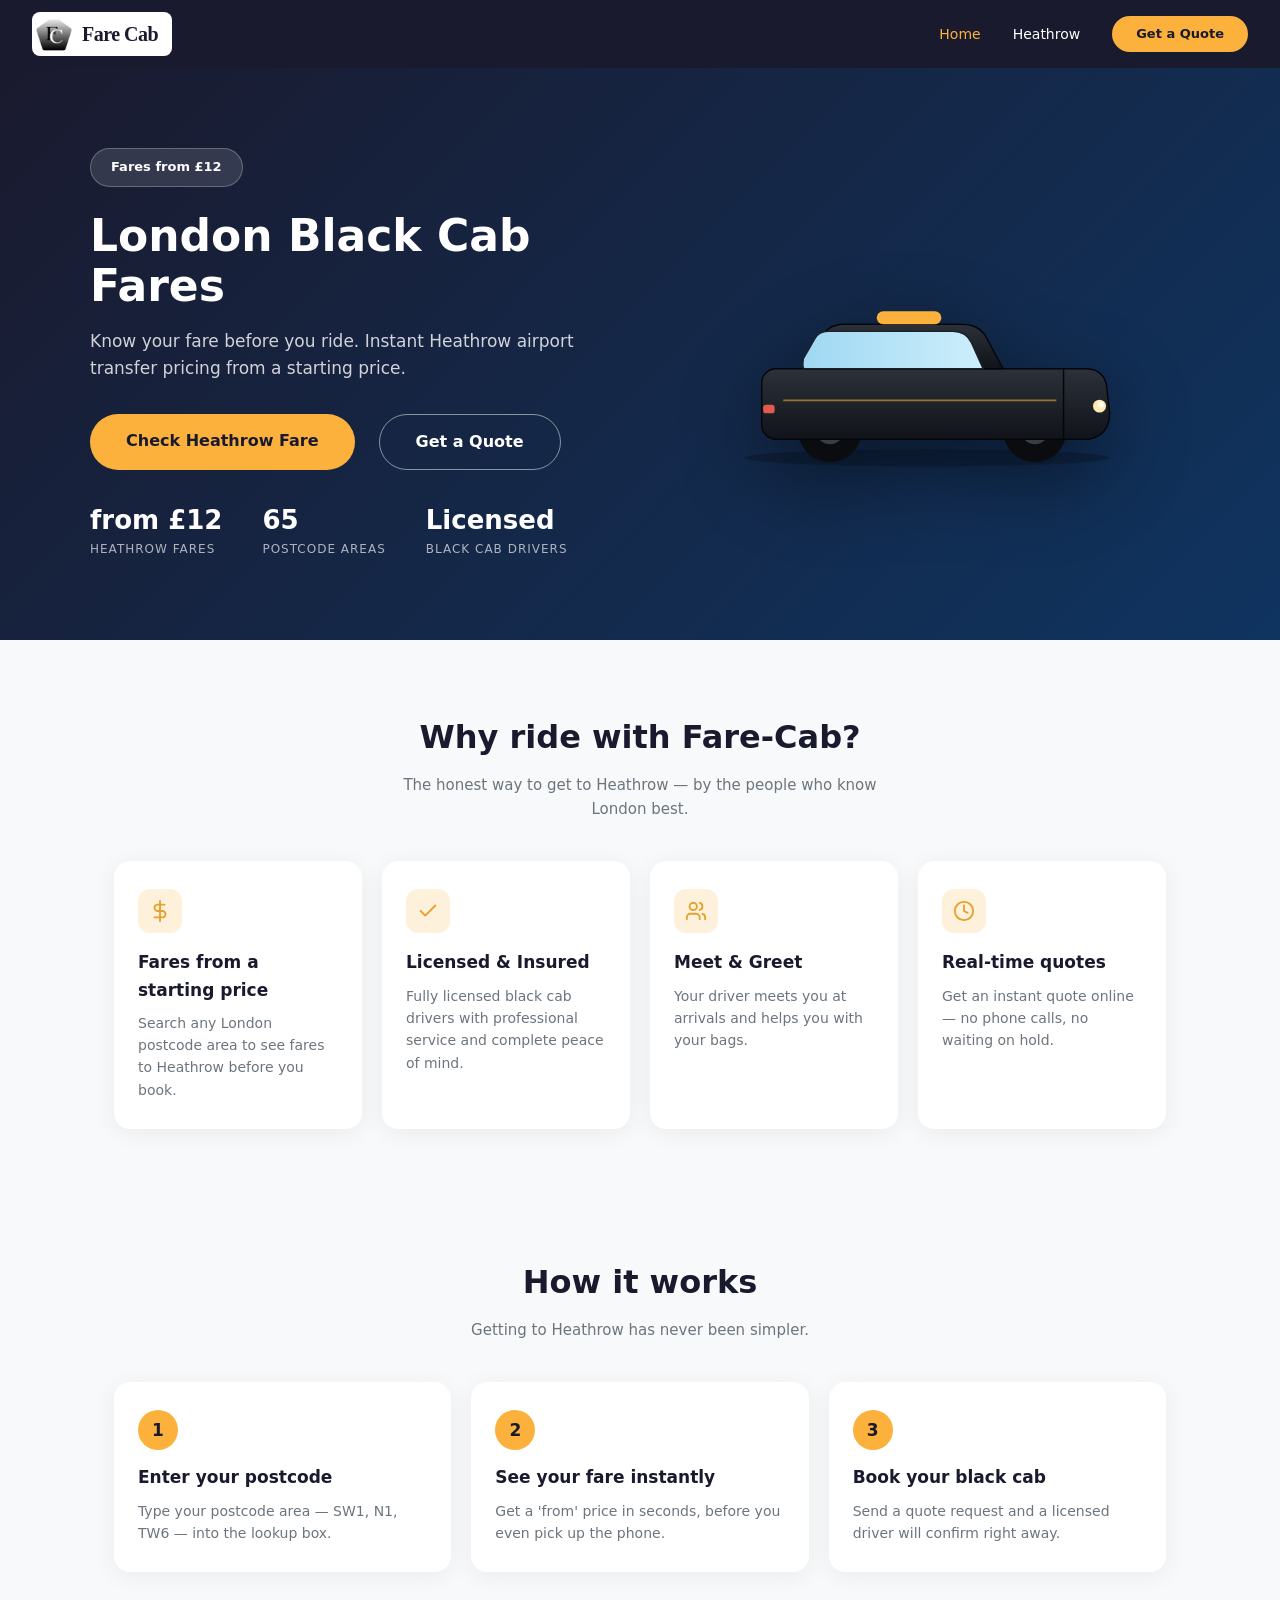
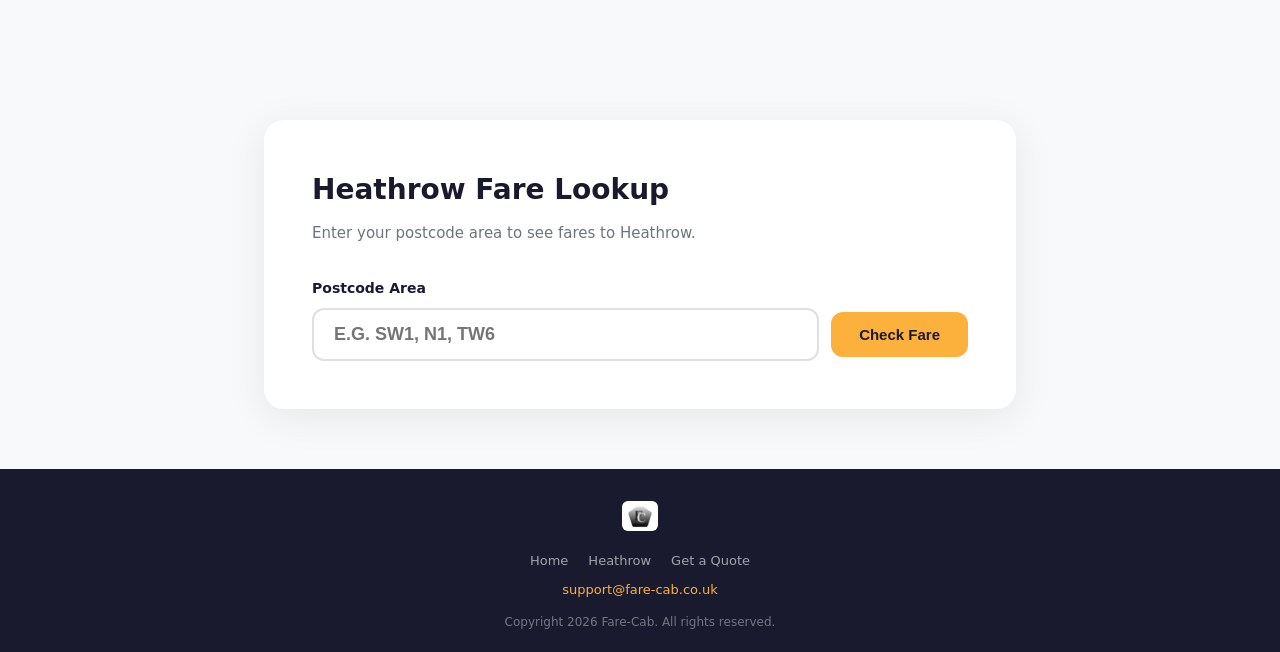
<file: index.html>
<!DOCTYPE html>
<html lang="en">
<head>
    <meta charset="UTF-8">
    <meta name="viewport" content="width=device-width, initial-scale=1.0">
    <link rel="icon" type="image/png" href="favicon-48.png" sizes="48x48"><link rel="icon" type="image/png" href="favicon-96.png" sizes="96x96"><link rel="icon" type="image/x-icon" href="favicon.ico" sizes="48x48">
    <title>Fare-Cab | London Black Cab Fares</title>
    <style>* { margin: 0; padding: 0; box-sizing: border-box; } body { font-family: 'Segoe UI', system-ui, -apple-system, sans-serif; color: #2d2d2d; line-height: 1.6; background: #f8f9fa; }
html { scroll-behavior: smooth; }
@keyframes pf-fade-up { from { opacity: 0; transform: translateY(18px); } to { opacity: 1; transform: translateY(0); } }
@keyframes pf-float { 0%,100% { transform: translateY(0); } 50% { transform: translateY(-10px); } }
.hero-anim { animation: pf-fade-up .7s ease both; }
.hero-anim-1 { animation: pf-fade-up .7s ease .1s both; }
.hero-anim-2 { animation: pf-fade-up .7s ease .2s both; }
.hero-anim-3 { animation: pf-fade-up .7s ease .3s both; }
.hero-cab { animation: pf-float 6s ease-in-out infinite; }
.feature-card { transition: transform .3s ease, box-shadow .3s ease; }
.feature-card:hover { transform: translateY(-6px); box-shadow: 0 18px 44px rgba(0,0,0,0.14) !important; }
.hero-inner { display: flex; align-items: center; gap: 48px; max-width: 1100px; margin: 0 auto; text-align: left; }
.hero-text { flex: 1; min-width: 0; }
.hero-visual { flex: 1; min-width: 0; display: flex; justify-content: center; }
.hero-cab { width: 100%; max-width: 460px; height: auto; display: block; filter: drop-shadow(0 24px 40px rgba(0,0,0,0.45)); }
.hero-stats { display: flex; gap: 40px; margin-top: 36px; flex-wrap: wrap; }
.hero-stat { text-align: left; }
.hero-stat b { display: block; font-size: 26px; color: #fff; line-height: 1.1; }
.hero-stat span { font-size: 12px; color: rgba(255,255,255,0.65); text-transform: uppercase; letter-spacing: 1px; }
.features-grid { display: grid; grid-template-columns: repeat(4, 1fr); gap: 20px; margin-top: 40px; }
.steps-grid { display: grid; grid-template-columns: repeat(3, 1fr); gap: 20px; margin-top: 40px; }
.step-num { width: 40px; height: 40px; border-radius: 50%; background: #fbb13c; color: #1a1a2e; display: flex; align-items: center; justify-content: center; font-size: 17px; font-weight: 800; margin-bottom: 14px; }
@media (max-width: 768px) {
.nav-links { display: none; flex-direction: column; position: absolute; top: 64px; left: 0; right: 0; background: #1a1a2e; padding: 20px; gap: 20px; z-index: 1000; }
.nav-links.open { display: flex; }
.nav-toggle { display: block; }
.nav-toggle span { display: block; width: 24px; height: 3px; background: #ffffff; margin: 5px 0; border-radius: 2px; transition: all .3s; }
.hero-title { font-size: 28px !important; }
.hero-sub { font-size: 15px !important; }
.hero-inner { flex-direction: column; text-align: center; gap: 24px; }
.hero-stats { justify-content: center; }
.hero-stat { text-align: center; }
.hero-visual { order: -1; }
.hero-cab { max-width: 300px; }
.lookup-card { padding: 28px 20px !important; }
.lookup-row { flex-direction: column !important; }
.quote-card { padding: 28px 20px !important; }
.quote-grid { grid-template-columns: 1fr !important; }
.fares-table-wrap { overflow-x: auto !important; }
.features-grid { grid-template-columns: 1fr; }
.steps-grid { grid-template-columns: 1fr; }
}
@media (min-width: 769px) {
.nav-toggle { display: none; }
.nav-links { display: flex !important; gap: 32px; align-items: center; }
}
</style>
<style>.pf-1a887385 { padding: 60px 24px; max-width: 800px; margin: 0 auto; } 
.pf-fbf5e10d { background: #ffffff; border-radius: 20px; padding: 48px; box-shadow: 0 8px 40px rgba(0,0,0,0.08); } 
.pf-a11581a7 { font-size: 28px; font-weight: 700; color: #1a1a2e; margin-bottom: 8px; } 
.pf-2b8de749 { font-size: 15px; color: #6c757d; margin-bottom: 32px; } 
.pf-f66cd36b { font-size: 14px; font-weight: 600; color: #1a1a2e; display: block; margin-bottom: 8px; } 
.pf-32fd1089 { flex: 1; padding: 14px 20px; border: 2px solid #e0e0e0; border-radius: 12px; font-size: 18px; font-weight: 600; outline: none; transition: border-color 0.3s; text-transform: uppercase; } .pf-32fd1089:focus { border-color: #fbb13c; }
.pf-b61d4ce0 { background: #fbb13c; color: #1a1a2e; border: none; padding: 14px 28px; border-radius: 12px; font-size: 15px; font-weight: 700; cursor: pointer; white-space: nowrap; transition: background 0.3s; } .pf-b61d4ce0:hover { background: #e89f2c; }
.pf-0d9a05da { margin-top: 32px; padding: 24px; border-radius: 12px; display: none; } 
.pf-a89e6ad7 { background: linear-gradient(135deg, #1a1a2e 0%, #0f3460 100%); padding: 80px 24px; position: relative; overflow: hidden; } 
.pf-3214c50f { font-size: 44px; font-weight: 800; color: #ffffff; max-width: 620px; margin-bottom: 16px; line-height: 1.15; } 
.pf-dd5c6552 { font-size: 17px; color: rgba(255,255,255,0.8); max-width: 500px; margin-bottom: 32px; } 
.pf-6a60cdab { display: inline-block; background: #fbb13c; color: #1a1a2e; padding: 14px 36px; border-radius: 50px; font-size: 16px; font-weight: 700; text-decoration: none; transition: background 0.3s, transform 0.3s; } .pf-6a60cdab:hover { background: #e89f2c; transform: translateY(-2px); }
.pf-8ad35a76 { display: inline-block; border: 1px solid rgba(255,255,255,0.5); color: #ffffff; padding: 14px 36px; border-radius: 50px; font-size: 16px; font-weight: 700; text-decoration: none; margin-left: 12px; transition: background 0.3s, transform 0.3s; } .pf-8ad35a76:hover { background: rgba(255,255,255,0.12); transform: translateY(-2px); }
.pf-d7e0ca94 { display: inline-block; background: rgba(255,255,255,0.12); border: 1px solid rgba(255,255,255,0.25); color: #fff; padding: 8px 20px; border-radius: 50px; font-size: 13px; font-weight: 600; margin-bottom: 24px; } 
.pf-e3d994bc { display: flex; flex-wrap: wrap; gap: 12px; } 
.pf-803f03e2 { padding: 72px 24px; max-width: 1100px; margin: 0 auto; } 
.pf-63607bf8 { font-size: 32px; font-weight: 800; color: #1a1a2e; text-align: center; margin-bottom: 10px; } 
.pf-aa7de39e { font-size: 15px; color: #6c757d; text-align: center; max-width: 520px; margin: 0 auto 8px; } 
.pf-a170e3dc { background: #ffffff; border-radius: 16px; padding: 28px 24px; box-shadow: 0 4px 24px rgba(0,0,0,0.06); } 
.pf-1e330eb0 { width: 44px; height: 44px; border-radius: 12px; background: #fdf1dc; display: flex; align-items: center; justify-content: center; margin-bottom: 16px; } 
.pf-4a0d4aaf { font-size: 17px; font-weight: 700; color: #1a1a2e; margin-bottom: 8px; } 
.pf-b612beab { font-size: 14px; color: #6c757d; line-height: 1.6; } 
.pf-7dc7b6e9 { padding: 56px 24px 88px; max-width: 1100px; margin: 0 auto; } 
.pf-78eaae21 { background: #1a1a2e; padding: 12px 32px; display: flex; align-items: center; justify-content: space-between; position: relative; } 
.pf-ad678292 { background: #ffffff; border-radius: 8px; padding: 4px 14px 4px 4px; display: inline-flex; align-items: center; gap: 10px; text-decoration: none; } 
.pf-19cdc2f0 { height: 36px; width: auto; display: block; } 
.pf-db6f24de { font-family: 'Times New Roman', Times, serif; font-size: 20px; font-weight: 700; color: #1a1a2e; letter-spacing: -0.5px; } 
.pf-ea7c2ae4 { color: #ffffff; font-size: 14px; font-weight: 500; padding: 8px 0; text-decoration: none; transition: color 0.3s; } .pf-ea7c2ae4:hover { color: #fbb13c; }
.pf-c672b7ba { color: #fbb13c; font-size: 14px; font-weight: 500; padding: 8px 0; text-decoration: none; } 
.pf-2a8c8ec6 { background: #fbb13c; color: #1a1a2e; padding: 8px 24px; border-radius: 50px; font-size: 13px; font-weight: 700; text-decoration: none; transition: background 0.3s; } .pf-2a8c8ec6:hover { background: #e89f2c; }
.pf-df01ed4a { background: #1a1a2e; color: #ffffff; padding: 32px 24px 20px; text-align: center; } 
.pf-5fcde384 { background: #ffffff; border-radius: 6px; padding: 3px 6px; display: inline-flex; align-items: center; margin-bottom: 8px; } 
.pf-787fdebc { height: 24px; width: auto; display: block; } 
.pf-9a309d29 { color: rgba(255,255,255,0.6); font-size: 13px; text-decoration: none; margin: 0 10px; transition: color 0.3s; } .pf-9a309d29:hover { color: #fbb13c; }
.pf-4c29e774 { font-size: 12px; color: rgba(255,255,255,0.4); margin-top: 12px; } </style>
</head>
<body>
    
    <script>
    function toggleNav() {
        document.getElementById('nav-links').classList.toggle('open');
    }
    </script>
    <nav class="pf-78eaae21"><a href="index.html" class="pf-ad678292"><img src="logo.png" alt="Fare-Cab" class="pf-19cdc2f0" /><span class="pf-db6f24de">Fare Cab</span></a><div class="nav-toggle" onclick="toggleNav()"><span></span><span></span><span></span></div><div id="nav-links" class="nav-links"><a href="index.html" class="pf-c672b7ba">Home</a><a href="heathrow.html" class="pf-ea7c2ae4">Heathrow</a><a href="quote.html" class="pf-2a8c8ec6">Get a Quote</a></div></nav><section class="pf-a89e6ad7"><div class="hero-inner"><div class="hero-text"><div class="hero-anim-1"><span class="pf-d7e0ca94">Fares from £12</span></div><h1 class="pf-3214c50f hero-title hero-anim-1" style="font-size: 44px;">London Black Cab Fares</h1><p class="pf-dd5c6552 hero-sub hero-anim-2">Know your fare before you ride. Instant Heathrow airport transfer pricing from a starting price.</p><div class="pf-e3d994bc hero-anim-2"><a href="heathrow.html" class="pf-6a60cdab">Check Heathrow Fare</a><a href="quote.html" class="pf-8ad35a76">Get a Quote</a></div><div class="hero-stats hero-anim-3"><div class="hero-stat"><b>from £12</b><span>Heathrow fares</span></div><div class="hero-stat"><b>65</b><span>Postcode areas</span></div><div class="hero-stat"><b>Licensed</b><span>Black cab drivers</span></div></div></div><div class="hero-visual hero-anim-3"><svg viewBox="0 0 640 360" xmlns="http://www.w3.org/2000/svg" role="img" aria-label="Illustration of a London black cab" class="hero-cab">
<defs>
  <linearGradient id="pf-cab-body" x1="0" y1="0" x2="0" y2="1">
    <stop offset="0" stop-color="#2c313a"/>
    <stop offset="1" stop-color="#101318"/>
  </linearGradient>
  <linearGradient id="pf-cab-glass" x1="0" y1="0" x2="1" y2="0">
    <stop offset="0" stop-color="#9fd8f2"/>
    <stop offset="1" stop-color="#cdeefc"/>
  </linearGradient>
</defs>
<ellipse cx="320" cy="324" rx="255" ry="12" fill="rgba(0,0,0,0.22)"/>
<g>
  <circle cx="185" cy="286" r="44" fill="#0a0c10"/>
  <circle cx="470" cy="286" r="44" fill="#0a0c10"/>
</g>
<g fill="#383e47">
  <circle cx="185" cy="286" r="19"/>
  <circle cx="470" cy="286" r="19"/>
</g>
<g fill="#0a0c10">
  <circle cx="185" cy="286" r="7"/>
  <circle cx="470" cy="286" r="7"/>
</g>
<rect x="90" y="200" width="460" height="98" rx="20" fill="url(#pf-cab-body)" stroke="#05060a" stroke-width="2"/>
<path d="M510 200 H540 Q566 200 570 224 L574 262 Q574 292 546 298 H510 Z" fill="url(#pf-cab-body)" stroke="#05060a" stroke-width="2"/>
<path d="M150 200 L172 158 Q180 140 202 138 L368 138 Q390 138 400 152 L426 200 Z" fill="url(#pf-cab-body)" stroke="#05060a" stroke-width="2"/>
<path d="M182 148 H356 Q374 148 382 164 L398 200 H150 Q146 200 148 186 L164 158 Q170 148 182 148 Z" fill="url(#pf-cab-glass)" stroke="#1c2026" stroke-width="2"/>
<rect x="250" y="120" width="90" height="18" rx="9" fill="#fbb13c"/>
<circle cx="560" cy="252" r="9" fill="#ffe9b3"/>
<circle cx="562" cy="250" r="4" fill="#ffffff" opacity="0.8"/>
<rect x="92" y="250" width="16" height="12" rx="4" fill="#e05a4e"/>
<path d="M120 244 H500" stroke="#fbb13c" stroke-width="2.5" opacity="0.55" fill="none"/>
</svg></div></div></section><section class="pf-803f03e2"><h2 class="pf-63607bf8">Why ride with Fare-Cab?</h2><p class="pf-aa7de39e">The honest way to get to Heathrow — by the people who know London best.</p><div class="features-grid"><div class="feature-card pf-a170e3dc"><div class="pf-1e330eb0"><svg width="22" height="22" viewBox="0 0 24 24" fill="none" stroke="#e89f2c" stroke-width="2" stroke-linecap="round" stroke-linejoin="round"><path d="M12 1v22M17 5H9.5a3.5 3.5 0 0 0 0 7h5a3.5 3.5 0 0 1 0 7H6"/></svg></div><h3 class="pf-4a0d4aaf">Fares from a starting price</h3><p class="pf-b612beab">Search any London postcode area to see fares to Heathrow before you book.</p></div><div class="feature-card pf-a170e3dc"><div class="pf-1e330eb0"><svg width="22" height="22" viewBox="0 0 24 24" fill="none" stroke="#e89f2c" stroke-width="2" stroke-linecap="round" stroke-linejoin="round"><path d="M20 6 9 17l-5-5"/></svg></div><h3 class="pf-4a0d4aaf">Licensed &amp; Insured</h3><p class="pf-b612beab">Fully licensed black cab drivers with professional service and complete peace of mind.</p></div><div class="feature-card pf-a170e3dc"><div class="pf-1e330eb0"><svg width="22" height="22" viewBox="0 0 24 24" fill="none" stroke="#e89f2c" stroke-width="2" stroke-linecap="round" stroke-linejoin="round"><path d="M16 21v-2a4 4 0 0 0-4-4H6a4 4 0 0 0-4 4v2"/><circle cx="9" cy="7" r="4"/><path d="M22 21v-2a4 4 0 0 0-3-3.87M16 3.13a4 4 0 0 1 0 7.75"/></svg></div><h3 class="pf-4a0d4aaf">Meet &amp; Greet</h3><p class="pf-b612beab">Your driver meets you at arrivals and helps you with your bags.</p></div><div class="feature-card pf-a170e3dc"><div class="pf-1e330eb0"><svg width="22" height="22" viewBox="0 0 24 24" fill="none" stroke="#e89f2c" stroke-width="2" stroke-linecap="round" stroke-linejoin="round"><circle cx="12" cy="12" r="10"/><polyline points="12 6 12 12 16 14"/></svg></div><h3 class="pf-4a0d4aaf">Real-time quotes</h3><p class="pf-b612beab">Get an instant quote online — no phone calls, no waiting on hold.</p></div></div></section><section class="pf-7dc7b6e9"><h2 class="pf-63607bf8">How it works</h2><p class="pf-aa7de39e">Getting to Heathrow has never been simpler.</p><div class="steps-grid"><div class="pf-a170e3dc"><div class="step-num">1</div><h3 class="pf-4a0d4aaf">Enter your postcode</h3><p class="pf-b612beab">Type your postcode area — SW1, N1, TW6 — into the lookup box.</p></div><div class="pf-a170e3dc"><div class="step-num">2</div><h3 class="pf-4a0d4aaf">See your fare instantly</h3><p class="pf-b612beab">Get a &#x27;from&#x27; price in seconds, before you even pick up the phone.</p></div><div class="pf-a170e3dc"><div class="step-num">3</div><h3 class="pf-4a0d4aaf">Book your black cab</h3><p class="pf-b612beab">Send a quote request and a licensed driver will confirm right away.</p></div></div></section><section class="pf-1a887385"><div class="pf-fbf5e10d lookup-card">
    <script>
    const FARES = {"BR1":{"cost":55.0,"zone":"Bromley"},"BR3":{"cost":58.0,"zone":"Beckenham"},"CR0":{"cost":45.0,"zone":"Croydon"},"CR2":{"cost":48.0,"zone":"South Croydon"},"DA1":{"cost":65.0,"zone":"Dartford"},"DA5":{"cost":68.0,"zone":"Bexley"},"E1":{"cost":52.0,"zone":"Whitechapel"},"E14":{"cost":48.0,"zone":"Canary Wharf"},"E15":{"cost":50.0,"zone":"Stratford"},"E2":{"cost":55.0,"zone":"Bethnal Green"},"EC1":{"cost":42.0,"zone":"Clerkenwell"},"EC2":{"cost":40.0,"zone":"City of London"},"EC4":{"cost":44.0,"zone":"Fleet Street"},"EN1":{"cost":60.0,"zone":"Enfield"},"EN3":{"cost":62.0,"zone":"Enfield Highway"},"EN5":{"cost":58.0,"zone":"Barnet"},"HA0":{"cost":28.0,"zone":"Wembley"},"HA1":{"cost":30.0,"zone":"Harrow"},"HA4":{"cost":35.0,"zone":"Ruislip"},"HA5":{"cost":32.0,"zone":"Pinner"},"HA7":{"cost":35.0,"zone":"Stanmore"},"HA9":{"cost":25.0,"zone":"Wembley Park"},"IG1":{"cost":60.0,"zone":"Ilford"},"IG3":{"cost":62.0,"zone":"Seven Kings"},"KT1":{"cost":28.0,"zone":"Kingston"},"KT3":{"cost":30.0,"zone":"New Malden"},"KT6":{"cost":32.0,"zone":"Surbiton"},"N1":{"cost":58.0,"zone":"Islington"},"N19":{"cost":65.0,"zone":"Archway"},"N5":{"cost":60.0,"zone":"Highbury"},"N7":{"cost":62.0,"zone":"Holloway"},"NW1":{"cost":50.0,"zone":"Camden"},"NW3":{"cost":52.0,"zone":"Hampstead"},"NW5":{"cost":55.0,"zone":"Kentish Town"},"NW8":{"cost":48.0,"zone":"St John's Wood"},"RM1":{"cost":70.0,"zone":"Romford"},"RM3":{"cost":72.0,"zone":"Harold Hill"},"SE1":{"cost":48.0,"zone":"South Bank"},"SE11":{"cost":50.0,"zone":"Lambeth"},"SE15":{"cost":55.0,"zone":"Peckham"},"SE5":{"cost":52.0,"zone":"Camberwell"},"SM1":{"cost":35.0,"zone":"Sutton"},"SM5":{"cost":38.0,"zone":"Carshalton"},"SW1":{"cost":45.0,"zone":"Westminster"},"SW11":{"cost":55.0,"zone":"Battersea"},"SW15":{"cost":58.0,"zone":"Putney"},"SW19":{"cost":52.0,"zone":"Wimbledon"},"SW3":{"cost":48.0,"zone":"Knightsbridge"},"SW5":{"cost":42.0,"zone":"Earl's Court"},"SW7":{"cost":44.0,"zone":"South Kensington"},"TW1":{"cost":25.0,"zone":"Twickenham"},"TW3":{"cost":22.0,"zone":"Hounslow"},"TW6":{"cost":12.0,"zone":"Heathrow"},"TW8":{"cost":18.0,"zone":"Brentford"},"TW9":{"cost":28.0,"zone":"Richmond"},"UB1":{"cost":30.0,"zone":"Southall"},"UB3":{"cost":20.0,"zone":"Hayes"},"UB6":{"cost":25.0,"zone":"Greenford"},"W1":{"cost":38.0,"zone":"West End"},"W11":{"cost":42.0,"zone":"Notting Hill"},"W14":{"cost":44.0,"zone":"West Kensington"},"W2":{"cost":36.0,"zone":"Paddington"},"W8":{"cost":40.0,"zone":"Kensington"},"WC1":{"cost":40.0,"zone":"Bloomsbury"},"WC2":{"cost":38.0,"zone":"Covent Garden"}};
    function lookupFare() {
        const input = document.getElementById('pcode');
        const result = document.getElementById('fresult');
        const raw = input.value.trim().toUpperCase();
        if (!raw) {
            result.style.display = 'block'; result.style.background = '#fff3cd'; result.style.color = '#856404';
            result.innerHTML = 'Enter a postcode area like SW1 or N1.'; return;
        }
        function show(prefix, zone) {
            const f = FARES[prefix];
            result.style.background = '#d4edda'; result.style.color = '#155724';
            result.innerHTML = '<div style="font-size:14px">Fares from <strong>'+prefix+'</strong> ('+zone+') to Heathrow:</div>' +
                '<div style="font-size:36px;font-weight:800;color:#1a1a2e">from £'+Math.round(f.cost)+'</div>' +
                '<div style="font-size:12px;margin-top:6px;opacity:.75">Fares start here — your exact quote is confirmed when you book.</div>';
            result.style.display = 'block';
        }
        const exact = FARES[raw];
        if (exact) { show(raw, exact.zone); return; }
        let match=null, ml=0;
        for(const k of Object.keys(FARES)) { if(raw.startsWith(k)&&k.length>ml){ match=k;ml=k.length; } }
        if(match) { show(match, FARES[match].zone); }
        else {
            result.style.background='#fff3cd'; result.style.color='#856404';
            result.innerHTML='No fare data for "'+raw+'". Try SW1 or N1.';
        }
        result.style.display='block';
    }
    document.addEventListener('DOMContentLoaded',function(){
        document.getElementById('pcode').addEventListener('keydown',function(e){if(e.key==='Enter')lookupFare();});
    });
    </script><h2 class="pf-a11581a7">Heathrow Fare Lookup</h2><p class="pf-2b8de749">Enter your postcode area to see fares to Heathrow.</p><div class="pf-f66cd36b">Postcode Area</div><div class="lookup-row" style="display: flex; gap: 12px; align-items: center; flex-wrap: wrap;"><input type="text" id="pcode" class="pf-32fd1089" placeholder="e.g. SW1, N1, TW6" maxlength="4" style="text-transform: uppercase; flex: 1; min-width: 140px;" /><button class="pf-b61d4ce0" onclick="lookupFare()">Check Fare</button></div><div id="fresult" class="pf-0d9a05da"></div></div></section><footer class="pf-df01ed4a"><div class="pf-5fcde384"><img src="logo.png" alt="Fare-Cab" class="pf-787fdebc" /></div><div style="margin-top: 8px;"><a href="index.html" class="pf-9a309d29">Home</a><a href="heathrow.html" class="pf-9a309d29">Heathrow</a><a href="quote.html" class="pf-9a309d29">Get a Quote</a></div><p style="margin-top: 8px; font-size: 13px; color: rgba(255,255,255,0.6);"><a href="mailto:support@fare-cab.co.uk" style="color: #fbb13c; text-decoration: none;">support@fare-cab.co.uk</a></p><p class="pf-4c29e774">Copyright 2026 Fare-Cab. All rights reserved.</p></footer>
    
</body>
</html>
</file>
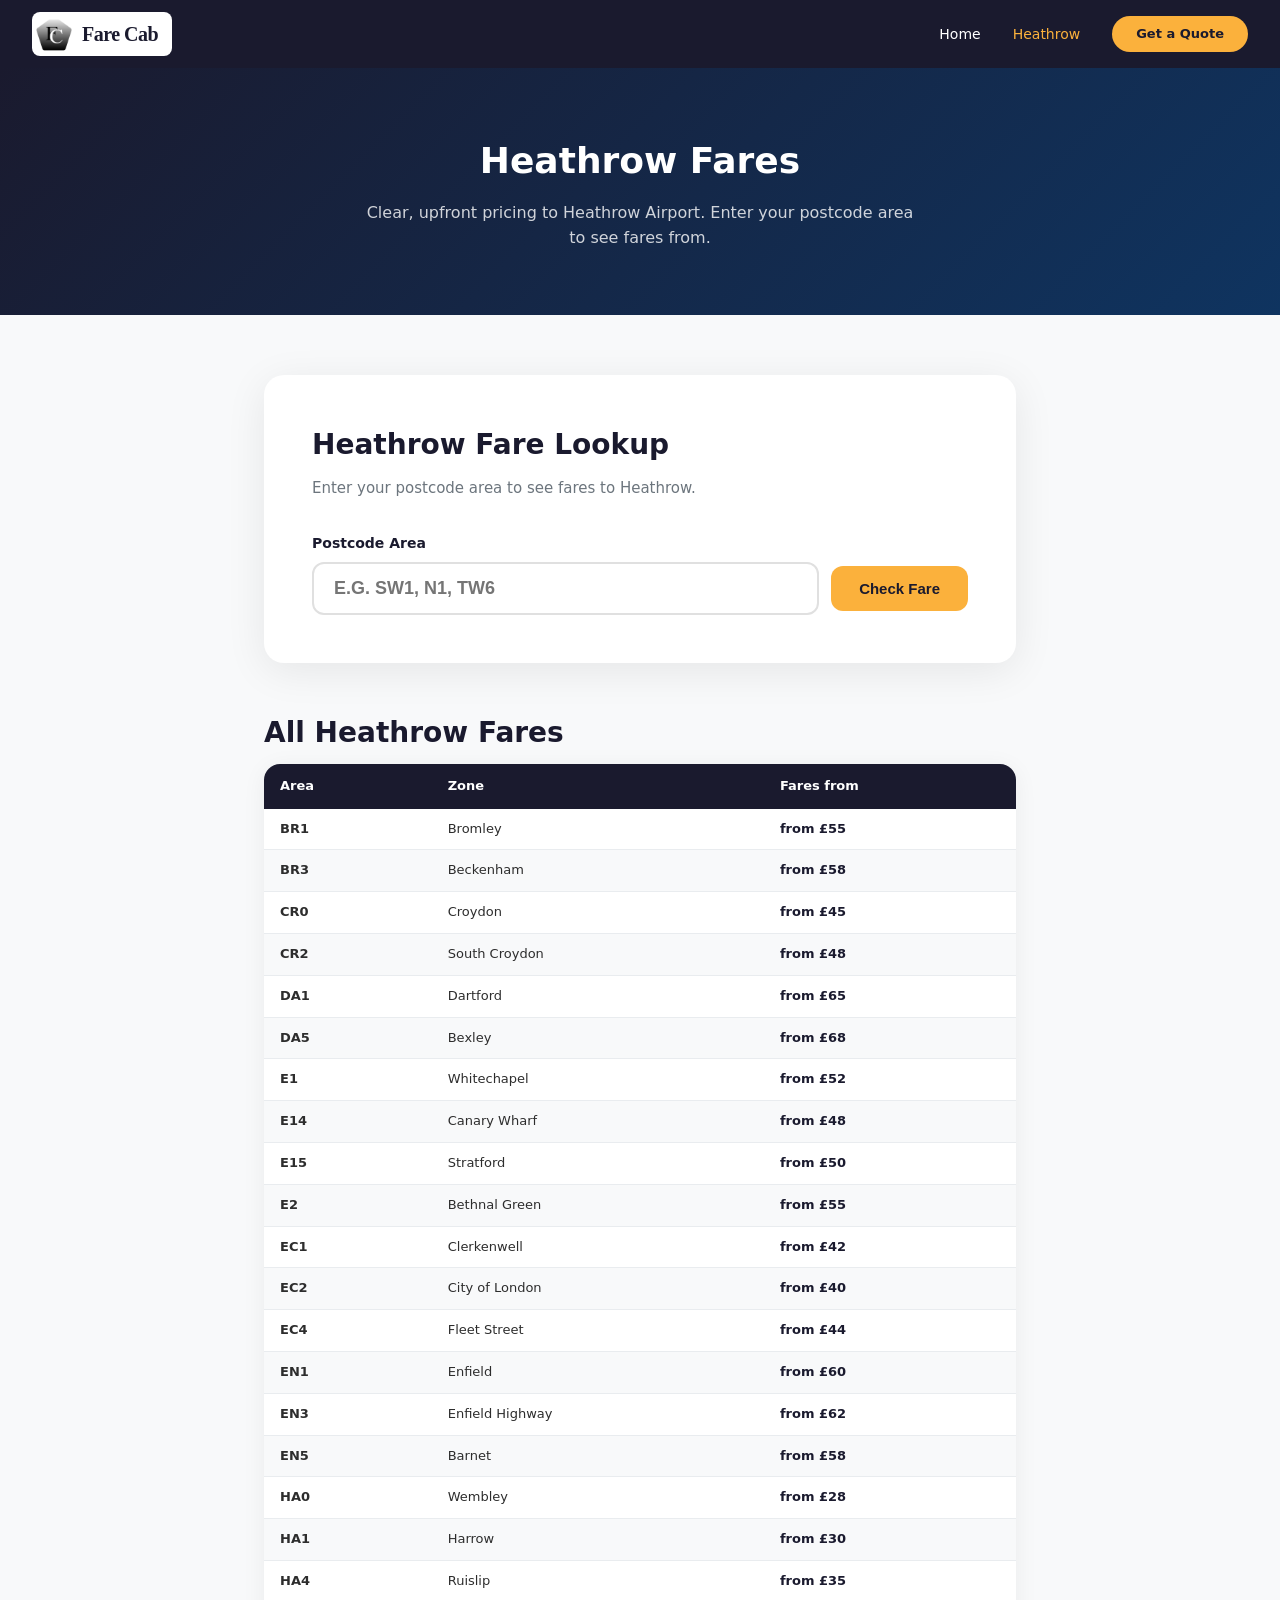
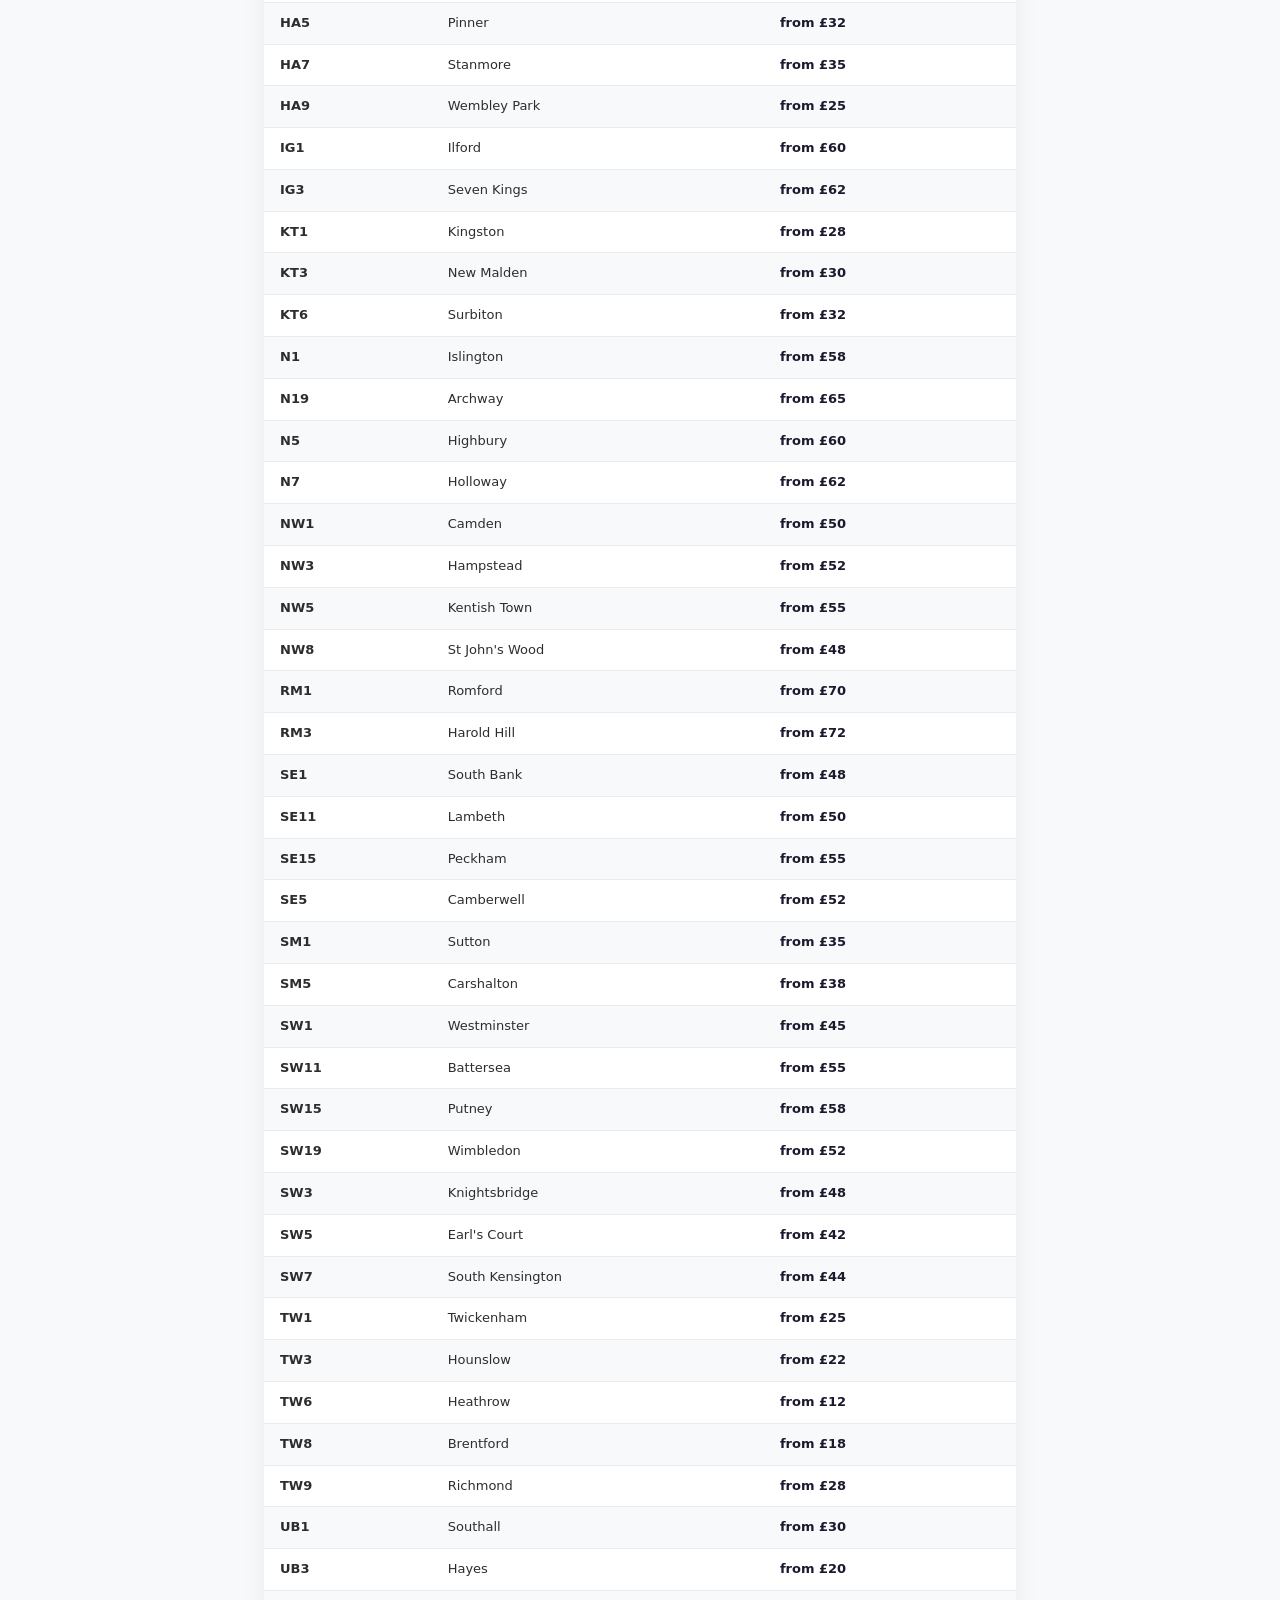
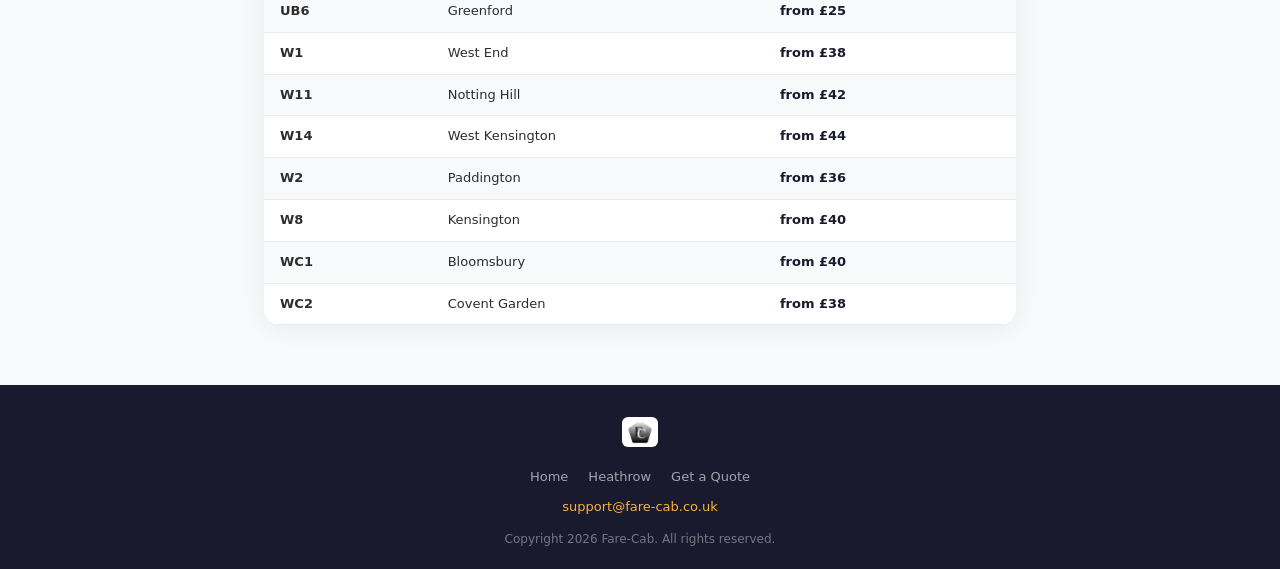
<file: heathrow.html>
<!DOCTYPE html>
<html lang="en">
<head>
    <meta charset="UTF-8">
    <meta name="viewport" content="width=device-width, initial-scale=1.0">
    <link rel="icon" type="image/png" href="favicon-48.png" sizes="48x48"><link rel="icon" type="image/png" href="favicon-96.png" sizes="96x96"><link rel="icon" type="image/x-icon" href="favicon.ico" sizes="48x48">
    <title>Heathrow Fares | Fare-Cab</title>
    <style>* { margin: 0; padding: 0; box-sizing: border-box; } body { font-family: 'Segoe UI', system-ui, -apple-system, sans-serif; color: #2d2d2d; line-height: 1.6; background: #f8f9fa; }
html { scroll-behavior: smooth; }
@keyframes pf-fade-up { from { opacity: 0; transform: translateY(18px); } to { opacity: 1; transform: translateY(0); } }
@keyframes pf-float { 0%,100% { transform: translateY(0); } 50% { transform: translateY(-10px); } }
.hero-anim { animation: pf-fade-up .7s ease both; }
.hero-anim-1 { animation: pf-fade-up .7s ease .1s both; }
.hero-anim-2 { animation: pf-fade-up .7s ease .2s both; }
.hero-anim-3 { animation: pf-fade-up .7s ease .3s both; }
.hero-cab { animation: pf-float 6s ease-in-out infinite; }
.feature-card { transition: transform .3s ease, box-shadow .3s ease; }
.feature-card:hover { transform: translateY(-6px); box-shadow: 0 18px 44px rgba(0,0,0,0.14) !important; }
.hero-inner { display: flex; align-items: center; gap: 48px; max-width: 1100px; margin: 0 auto; text-align: left; }
.hero-text { flex: 1; min-width: 0; }
.hero-visual { flex: 1; min-width: 0; display: flex; justify-content: center; }
.hero-cab { width: 100%; max-width: 460px; height: auto; display: block; filter: drop-shadow(0 24px 40px rgba(0,0,0,0.45)); }
.hero-stats { display: flex; gap: 40px; margin-top: 36px; flex-wrap: wrap; }
.hero-stat { text-align: left; }
.hero-stat b { display: block; font-size: 26px; color: #fff; line-height: 1.1; }
.hero-stat span { font-size: 12px; color: rgba(255,255,255,0.65); text-transform: uppercase; letter-spacing: 1px; }
.features-grid { display: grid; grid-template-columns: repeat(4, 1fr); gap: 20px; margin-top: 40px; }
.steps-grid { display: grid; grid-template-columns: repeat(3, 1fr); gap: 20px; margin-top: 40px; }
.step-num { width: 40px; height: 40px; border-radius: 50%; background: #fbb13c; color: #1a1a2e; display: flex; align-items: center; justify-content: center; font-size: 17px; font-weight: 800; margin-bottom: 14px; }
@media (max-width: 768px) {
.nav-links { display: none; flex-direction: column; position: absolute; top: 64px; left: 0; right: 0; background: #1a1a2e; padding: 20px; gap: 20px; z-index: 1000; }
.nav-links.open { display: flex; }
.nav-toggle { display: block; }
.nav-toggle span { display: block; width: 24px; height: 3px; background: #ffffff; margin: 5px 0; border-radius: 2px; transition: all .3s; }
.hero-title { font-size: 28px !important; }
.hero-sub { font-size: 15px !important; }
.hero-inner { flex-direction: column; text-align: center; gap: 24px; }
.hero-stats { justify-content: center; }
.hero-stat { text-align: center; }
.hero-visual { order: -1; }
.hero-cab { max-width: 300px; }
.lookup-card { padding: 28px 20px !important; }
.lookup-row { flex-direction: column !important; }
.quote-card { padding: 28px 20px !important; }
.quote-grid { grid-template-columns: 1fr !important; }
.fares-table-wrap { overflow-x: auto !important; }
.features-grid { grid-template-columns: 1fr; }
.steps-grid { grid-template-columns: 1fr; }
}
@media (min-width: 769px) {
.nav-toggle { display: none; }
.nav-links { display: flex !important; gap: 32px; align-items: center; }
}
</style>
<style>.pf-1a887385 { padding: 60px 24px; max-width: 800px; margin: 0 auto; } 
.pf-fbf5e10d { background: #ffffff; border-radius: 20px; padding: 48px; box-shadow: 0 8px 40px rgba(0,0,0,0.08); } 
.pf-a11581a7 { font-size: 28px; font-weight: 700; color: #1a1a2e; margin-bottom: 8px; } 
.pf-2b8de749 { font-size: 15px; color: #6c757d; margin-bottom: 32px; } 
.pf-f66cd36b { font-size: 14px; font-weight: 600; color: #1a1a2e; display: block; margin-bottom: 8px; } 
.pf-32fd1089 { flex: 1; padding: 14px 20px; border: 2px solid #e0e0e0; border-radius: 12px; font-size: 18px; font-weight: 600; outline: none; transition: border-color 0.3s; text-transform: uppercase; } .pf-32fd1089:focus { border-color: #fbb13c; }
.pf-b61d4ce0 { background: #fbb13c; color: #1a1a2e; border: none; padding: 14px 28px; border-radius: 12px; font-size: 15px; font-weight: 700; cursor: pointer; white-space: nowrap; transition: background 0.3s; } .pf-b61d4ce0:hover { background: #e89f2c; }
.pf-0d9a05da { margin-top: 32px; padding: 24px; border-radius: 12px; display: none; } 
.pf-a89e6ad7 { background: linear-gradient(135deg, #1a1a2e 0%, #0f3460 100%); padding: 80px 24px; position: relative; overflow: hidden; } 
.pf-3214c50f { font-size: 44px; font-weight: 800; color: #ffffff; max-width: 620px; margin-bottom: 16px; line-height: 1.15; } 
.pf-dd5c6552 { font-size: 17px; color: rgba(255,255,255,0.8); max-width: 500px; margin-bottom: 32px; } 
.pf-6a60cdab { display: inline-block; background: #fbb13c; color: #1a1a2e; padding: 14px 36px; border-radius: 50px; font-size: 16px; font-weight: 700; text-decoration: none; transition: background 0.3s, transform 0.3s; } .pf-6a60cdab:hover { background: #e89f2c; transform: translateY(-2px); }
.pf-8ad35a76 { display: inline-block; border: 1px solid rgba(255,255,255,0.5); color: #ffffff; padding: 14px 36px; border-radius: 50px; font-size: 16px; font-weight: 700; text-decoration: none; margin-left: 12px; transition: background 0.3s, transform 0.3s; } .pf-8ad35a76:hover { background: rgba(255,255,255,0.12); transform: translateY(-2px); }
.pf-d7e0ca94 { display: inline-block; background: rgba(255,255,255,0.12); border: 1px solid rgba(255,255,255,0.25); color: #fff; padding: 8px 20px; border-radius: 50px; font-size: 13px; font-weight: 600; margin-bottom: 24px; } 
.pf-e3d994bc { display: flex; flex-wrap: wrap; gap: 12px; } 
.pf-803f03e2 { padding: 72px 24px; max-width: 1100px; margin: 0 auto; } 
.pf-63607bf8 { font-size: 32px; font-weight: 800; color: #1a1a2e; text-align: center; margin-bottom: 10px; } 
.pf-aa7de39e { font-size: 15px; color: #6c757d; text-align: center; max-width: 520px; margin: 0 auto 8px; } 
.pf-a170e3dc { background: #ffffff; border-radius: 16px; padding: 28px 24px; box-shadow: 0 4px 24px rgba(0,0,0,0.06); } 
.pf-1e330eb0 { width: 44px; height: 44px; border-radius: 12px; background: #fdf1dc; display: flex; align-items: center; justify-content: center; margin-bottom: 16px; } 
.pf-4a0d4aaf { font-size: 17px; font-weight: 700; color: #1a1a2e; margin-bottom: 8px; } 
.pf-b612beab { font-size: 14px; color: #6c757d; line-height: 1.6; } 
.pf-7dc7b6e9 { padding: 56px 24px 88px; max-width: 1100px; margin: 0 auto; } 
.pf-78eaae21 { background: #1a1a2e; padding: 12px 32px; display: flex; align-items: center; justify-content: space-between; position: relative; } 
.pf-ad678292 { background: #ffffff; border-radius: 8px; padding: 4px 14px 4px 4px; display: inline-flex; align-items: center; gap: 10px; text-decoration: none; } 
.pf-19cdc2f0 { height: 36px; width: auto; display: block; } 
.pf-db6f24de { font-family: 'Times New Roman', Times, serif; font-size: 20px; font-weight: 700; color: #1a1a2e; letter-spacing: -0.5px; } 
.pf-ea7c2ae4 { color: #ffffff; font-size: 14px; font-weight: 500; padding: 8px 0; text-decoration: none; transition: color 0.3s; } .pf-ea7c2ae4:hover { color: #fbb13c; }
.pf-c672b7ba { color: #fbb13c; font-size: 14px; font-weight: 500; padding: 8px 0; text-decoration: none; } 
.pf-2a8c8ec6 { background: #fbb13c; color: #1a1a2e; padding: 8px 24px; border-radius: 50px; font-size: 13px; font-weight: 700; text-decoration: none; transition: background 0.3s; } .pf-2a8c8ec6:hover { background: #e89f2c; }
.pf-df01ed4a { background: #1a1a2e; color: #ffffff; padding: 32px 24px 20px; text-align: center; } 
.pf-5fcde384 { background: #ffffff; border-radius: 6px; padding: 3px 6px; display: inline-flex; align-items: center; margin-bottom: 8px; } 
.pf-787fdebc { height: 24px; width: auto; display: block; } 
.pf-9a309d29 { color: rgba(255,255,255,0.6); font-size: 13px; text-decoration: none; margin: 0 10px; transition: color 0.3s; } .pf-9a309d29:hover { color: #fbb13c; }
.pf-4c29e774 { font-size: 12px; color: rgba(255,255,255,0.4); margin-top: 12px; } 
.pf-9d543ee9 { background: linear-gradient(135deg, #1a1a2e 0%, #0f3460 100%); padding: 64px 24px; text-align: center; } 
.pf-85199119 { font-size: 36px; font-weight: 800; color: #ffffff; margin-bottom: 10px; } 
.pf-ae340e4d { font-size: 16px; color: rgba(255,255,255,0.8); max-width: 560px; margin: 0 auto; } 
.pf-199b994a { background: #ffffff; border-radius: 16px; overflow-x: auto; box-shadow: 0 4px 24px rgba(0,0,0,0.06); } 
.pf-9bdaa2aa { width: 100%; border-collapse: collapse; min-width: 300px; } 
.pf-ae51d6bd { background: #1a1a2e; color: #ffffff; padding: 12px 16px; text-align: left; font-size: 13px; font-weight: 600; } 
.pf-88255b17 { padding: 10px 16px; border-bottom: 1px solid #e9ecef; font-size: 13px; } 
.pf-e806d685 { background: #f8f9fa; padding: 10px 16px; border-bottom: 1px solid #e9ecef; font-size: 13px; } 
.pf-91fd3d34 { font-weight: 700; color: #1a1a2e; } </style>
</head>
<body>
    
    <script>
    function toggleNav() {
        document.getElementById('nav-links').classList.toggle('open');
    }
    </script>
    <nav class="pf-78eaae21"><a href="index.html" class="pf-ad678292"><img src="logo.png" alt="Fare-Cab" class="pf-19cdc2f0" /><span class="pf-db6f24de">Fare Cab</span></a><div class="nav-toggle" onclick="toggleNav()"><span></span><span></span><span></span></div><div id="nav-links" class="nav-links"><a href="index.html" class="pf-ea7c2ae4">Home</a><a href="heathrow.html" class="pf-c672b7ba">Heathrow</a><a href="quote.html" class="pf-2a8c8ec6">Get a Quote</a></div></nav><section class="pf-9d543ee9"><h1 class="pf-85199119 hero-anim">Heathrow Fares</h1><p class="pf-ae340e4d hero-anim-1">Clear, upfront pricing to Heathrow Airport. Enter your postcode area to see fares from.</p></section><section class="pf-1a887385"><div class="pf-fbf5e10d lookup-card">
    <script>
    const FARES = {"BR1":{"cost":55.0,"zone":"Bromley"},"BR3":{"cost":58.0,"zone":"Beckenham"},"CR0":{"cost":45.0,"zone":"Croydon"},"CR2":{"cost":48.0,"zone":"South Croydon"},"DA1":{"cost":65.0,"zone":"Dartford"},"DA5":{"cost":68.0,"zone":"Bexley"},"E1":{"cost":52.0,"zone":"Whitechapel"},"E14":{"cost":48.0,"zone":"Canary Wharf"},"E15":{"cost":50.0,"zone":"Stratford"},"E2":{"cost":55.0,"zone":"Bethnal Green"},"EC1":{"cost":42.0,"zone":"Clerkenwell"},"EC2":{"cost":40.0,"zone":"City of London"},"EC4":{"cost":44.0,"zone":"Fleet Street"},"EN1":{"cost":60.0,"zone":"Enfield"},"EN3":{"cost":62.0,"zone":"Enfield Highway"},"EN5":{"cost":58.0,"zone":"Barnet"},"HA0":{"cost":28.0,"zone":"Wembley"},"HA1":{"cost":30.0,"zone":"Harrow"},"HA4":{"cost":35.0,"zone":"Ruislip"},"HA5":{"cost":32.0,"zone":"Pinner"},"HA7":{"cost":35.0,"zone":"Stanmore"},"HA9":{"cost":25.0,"zone":"Wembley Park"},"IG1":{"cost":60.0,"zone":"Ilford"},"IG3":{"cost":62.0,"zone":"Seven Kings"},"KT1":{"cost":28.0,"zone":"Kingston"},"KT3":{"cost":30.0,"zone":"New Malden"},"KT6":{"cost":32.0,"zone":"Surbiton"},"N1":{"cost":58.0,"zone":"Islington"},"N19":{"cost":65.0,"zone":"Archway"},"N5":{"cost":60.0,"zone":"Highbury"},"N7":{"cost":62.0,"zone":"Holloway"},"NW1":{"cost":50.0,"zone":"Camden"},"NW3":{"cost":52.0,"zone":"Hampstead"},"NW5":{"cost":55.0,"zone":"Kentish Town"},"NW8":{"cost":48.0,"zone":"St John's Wood"},"RM1":{"cost":70.0,"zone":"Romford"},"RM3":{"cost":72.0,"zone":"Harold Hill"},"SE1":{"cost":48.0,"zone":"South Bank"},"SE11":{"cost":50.0,"zone":"Lambeth"},"SE15":{"cost":55.0,"zone":"Peckham"},"SE5":{"cost":52.0,"zone":"Camberwell"},"SM1":{"cost":35.0,"zone":"Sutton"},"SM5":{"cost":38.0,"zone":"Carshalton"},"SW1":{"cost":45.0,"zone":"Westminster"},"SW11":{"cost":55.0,"zone":"Battersea"},"SW15":{"cost":58.0,"zone":"Putney"},"SW19":{"cost":52.0,"zone":"Wimbledon"},"SW3":{"cost":48.0,"zone":"Knightsbridge"},"SW5":{"cost":42.0,"zone":"Earl's Court"},"SW7":{"cost":44.0,"zone":"South Kensington"},"TW1":{"cost":25.0,"zone":"Twickenham"},"TW3":{"cost":22.0,"zone":"Hounslow"},"TW6":{"cost":12.0,"zone":"Heathrow"},"TW8":{"cost":18.0,"zone":"Brentford"},"TW9":{"cost":28.0,"zone":"Richmond"},"UB1":{"cost":30.0,"zone":"Southall"},"UB3":{"cost":20.0,"zone":"Hayes"},"UB6":{"cost":25.0,"zone":"Greenford"},"W1":{"cost":38.0,"zone":"West End"},"W11":{"cost":42.0,"zone":"Notting Hill"},"W14":{"cost":44.0,"zone":"West Kensington"},"W2":{"cost":36.0,"zone":"Paddington"},"W8":{"cost":40.0,"zone":"Kensington"},"WC1":{"cost":40.0,"zone":"Bloomsbury"},"WC2":{"cost":38.0,"zone":"Covent Garden"}};
    function lookupFare() {
        const input = document.getElementById('pcode');
        const result = document.getElementById('fresult');
        const raw = input.value.trim().toUpperCase();
        if (!raw) {
            result.style.display = 'block'; result.style.background = '#fff3cd'; result.style.color = '#856404';
            result.innerHTML = 'Enter a postcode area like SW1 or N1.'; return;
        }
        function show(prefix, zone) {
            const f = FARES[prefix];
            result.style.background = '#d4edda'; result.style.color = '#155724';
            result.innerHTML = '<div style="font-size:14px">Fares from <strong>'+prefix+'</strong> ('+zone+') to Heathrow:</div>' +
                '<div style="font-size:36px;font-weight:800;color:#1a1a2e">from £'+Math.round(f.cost)+'</div>' +
                '<div style="font-size:12px;margin-top:6px;opacity:.75">Fares start here — your exact quote is confirmed when you book.</div>';
            result.style.display = 'block';
        }
        const exact = FARES[raw];
        if (exact) { show(raw, exact.zone); return; }
        let match=null, ml=0;
        for(const k of Object.keys(FARES)) { if(raw.startsWith(k)&&k.length>ml){ match=k;ml=k.length; } }
        if(match) { show(match, FARES[match].zone); }
        else {
            result.style.background='#fff3cd'; result.style.color='#856404';
            result.innerHTML='No fare data for "'+raw+'". Try SW1 or N1.';
        }
        result.style.display='block';
    }
    document.addEventListener('DOMContentLoaded',function(){
        document.getElementById('pcode').addEventListener('keydown',function(e){if(e.key==='Enter')lookupFare();});
    });
    </script><h2 class="pf-a11581a7">Heathrow Fare Lookup</h2><p class="pf-2b8de749">Enter your postcode area to see fares to Heathrow.</p><div class="pf-f66cd36b">Postcode Area</div><div class="lookup-row" style="display: flex; gap: 12px; align-items: center; flex-wrap: wrap;"><input type="text" id="pcode" class="pf-32fd1089" placeholder="e.g. SW1, N1, TW6" maxlength="4" style="text-transform: uppercase; flex: 1; min-width: 140px;" /><button class="pf-b61d4ce0" onclick="lookupFare()">Check Fare</button></div><div id="fresult" class="pf-0d9a05da"></div></div><div style="margin-top: 48px;"><h2 class="pf-a11581a7">All Heathrow Fares</h2><div class="pf-199b994a fares-table-wrap"><table class="pf-9bdaa2aa"><thead><tr><th class="pf-ae51d6bd">Area</th><th class="pf-ae51d6bd">Zone</th><th class="pf-ae51d6bd">Fares from</th></tr></thead><tbody><tr><td class='pf-88255b17'><strong>BR1</strong></td><td class='pf-88255b17'>Bromley</td><td class='pf-88255b17'><span class='pf-91fd3d34'>from £55</span></td></tr><tr><td class='pf-e806d685'><strong>BR3</strong></td><td class='pf-e806d685'>Beckenham</td><td class='pf-e806d685'><span class='pf-91fd3d34'>from £58</span></td></tr><tr><td class='pf-88255b17'><strong>CR0</strong></td><td class='pf-88255b17'>Croydon</td><td class='pf-88255b17'><span class='pf-91fd3d34'>from £45</span></td></tr><tr><td class='pf-e806d685'><strong>CR2</strong></td><td class='pf-e806d685'>South Croydon</td><td class='pf-e806d685'><span class='pf-91fd3d34'>from £48</span></td></tr><tr><td class='pf-88255b17'><strong>DA1</strong></td><td class='pf-88255b17'>Dartford</td><td class='pf-88255b17'><span class='pf-91fd3d34'>from £65</span></td></tr><tr><td class='pf-e806d685'><strong>DA5</strong></td><td class='pf-e806d685'>Bexley</td><td class='pf-e806d685'><span class='pf-91fd3d34'>from £68</span></td></tr><tr><td class='pf-88255b17'><strong>E1</strong></td><td class='pf-88255b17'>Whitechapel</td><td class='pf-88255b17'><span class='pf-91fd3d34'>from £52</span></td></tr><tr><td class='pf-e806d685'><strong>E14</strong></td><td class='pf-e806d685'>Canary Wharf</td><td class='pf-e806d685'><span class='pf-91fd3d34'>from £48</span></td></tr><tr><td class='pf-88255b17'><strong>E15</strong></td><td class='pf-88255b17'>Stratford</td><td class='pf-88255b17'><span class='pf-91fd3d34'>from £50</span></td></tr><tr><td class='pf-e806d685'><strong>E2</strong></td><td class='pf-e806d685'>Bethnal Green</td><td class='pf-e806d685'><span class='pf-91fd3d34'>from £55</span></td></tr><tr><td class='pf-88255b17'><strong>EC1</strong></td><td class='pf-88255b17'>Clerkenwell</td><td class='pf-88255b17'><span class='pf-91fd3d34'>from £42</span></td></tr><tr><td class='pf-e806d685'><strong>EC2</strong></td><td class='pf-e806d685'>City of London</td><td class='pf-e806d685'><span class='pf-91fd3d34'>from £40</span></td></tr><tr><td class='pf-88255b17'><strong>EC4</strong></td><td class='pf-88255b17'>Fleet Street</td><td class='pf-88255b17'><span class='pf-91fd3d34'>from £44</span></td></tr><tr><td class='pf-e806d685'><strong>EN1</strong></td><td class='pf-e806d685'>Enfield</td><td class='pf-e806d685'><span class='pf-91fd3d34'>from £60</span></td></tr><tr><td class='pf-88255b17'><strong>EN3</strong></td><td class='pf-88255b17'>Enfield Highway</td><td class='pf-88255b17'><span class='pf-91fd3d34'>from £62</span></td></tr><tr><td class='pf-e806d685'><strong>EN5</strong></td><td class='pf-e806d685'>Barnet</td><td class='pf-e806d685'><span class='pf-91fd3d34'>from £58</span></td></tr><tr><td class='pf-88255b17'><strong>HA0</strong></td><td class='pf-88255b17'>Wembley</td><td class='pf-88255b17'><span class='pf-91fd3d34'>from £28</span></td></tr><tr><td class='pf-e806d685'><strong>HA1</strong></td><td class='pf-e806d685'>Harrow</td><td class='pf-e806d685'><span class='pf-91fd3d34'>from £30</span></td></tr><tr><td class='pf-88255b17'><strong>HA4</strong></td><td class='pf-88255b17'>Ruislip</td><td class='pf-88255b17'><span class='pf-91fd3d34'>from £35</span></td></tr><tr><td class='pf-e806d685'><strong>HA5</strong></td><td class='pf-e806d685'>Pinner</td><td class='pf-e806d685'><span class='pf-91fd3d34'>from £32</span></td></tr><tr><td class='pf-88255b17'><strong>HA7</strong></td><td class='pf-88255b17'>Stanmore</td><td class='pf-88255b17'><span class='pf-91fd3d34'>from £35</span></td></tr><tr><td class='pf-e806d685'><strong>HA9</strong></td><td class='pf-e806d685'>Wembley Park</td><td class='pf-e806d685'><span class='pf-91fd3d34'>from £25</span></td></tr><tr><td class='pf-88255b17'><strong>IG1</strong></td><td class='pf-88255b17'>Ilford</td><td class='pf-88255b17'><span class='pf-91fd3d34'>from £60</span></td></tr><tr><td class='pf-e806d685'><strong>IG3</strong></td><td class='pf-e806d685'>Seven Kings</td><td class='pf-e806d685'><span class='pf-91fd3d34'>from £62</span></td></tr><tr><td class='pf-88255b17'><strong>KT1</strong></td><td class='pf-88255b17'>Kingston</td><td class='pf-88255b17'><span class='pf-91fd3d34'>from £28</span></td></tr><tr><td class='pf-e806d685'><strong>KT3</strong></td><td class='pf-e806d685'>New Malden</td><td class='pf-e806d685'><span class='pf-91fd3d34'>from £30</span></td></tr><tr><td class='pf-88255b17'><strong>KT6</strong></td><td class='pf-88255b17'>Surbiton</td><td class='pf-88255b17'><span class='pf-91fd3d34'>from £32</span></td></tr><tr><td class='pf-e806d685'><strong>N1</strong></td><td class='pf-e806d685'>Islington</td><td class='pf-e806d685'><span class='pf-91fd3d34'>from £58</span></td></tr><tr><td class='pf-88255b17'><strong>N19</strong></td><td class='pf-88255b17'>Archway</td><td class='pf-88255b17'><span class='pf-91fd3d34'>from £65</span></td></tr><tr><td class='pf-e806d685'><strong>N5</strong></td><td class='pf-e806d685'>Highbury</td><td class='pf-e806d685'><span class='pf-91fd3d34'>from £60</span></td></tr><tr><td class='pf-88255b17'><strong>N7</strong></td><td class='pf-88255b17'>Holloway</td><td class='pf-88255b17'><span class='pf-91fd3d34'>from £62</span></td></tr><tr><td class='pf-e806d685'><strong>NW1</strong></td><td class='pf-e806d685'>Camden</td><td class='pf-e806d685'><span class='pf-91fd3d34'>from £50</span></td></tr><tr><td class='pf-88255b17'><strong>NW3</strong></td><td class='pf-88255b17'>Hampstead</td><td class='pf-88255b17'><span class='pf-91fd3d34'>from £52</span></td></tr><tr><td class='pf-e806d685'><strong>NW5</strong></td><td class='pf-e806d685'>Kentish Town</td><td class='pf-e806d685'><span class='pf-91fd3d34'>from £55</span></td></tr><tr><td class='pf-88255b17'><strong>NW8</strong></td><td class='pf-88255b17'>St John's Wood</td><td class='pf-88255b17'><span class='pf-91fd3d34'>from £48</span></td></tr><tr><td class='pf-e806d685'><strong>RM1</strong></td><td class='pf-e806d685'>Romford</td><td class='pf-e806d685'><span class='pf-91fd3d34'>from £70</span></td></tr><tr><td class='pf-88255b17'><strong>RM3</strong></td><td class='pf-88255b17'>Harold Hill</td><td class='pf-88255b17'><span class='pf-91fd3d34'>from £72</span></td></tr><tr><td class='pf-e806d685'><strong>SE1</strong></td><td class='pf-e806d685'>South Bank</td><td class='pf-e806d685'><span class='pf-91fd3d34'>from £48</span></td></tr><tr><td class='pf-88255b17'><strong>SE11</strong></td><td class='pf-88255b17'>Lambeth</td><td class='pf-88255b17'><span class='pf-91fd3d34'>from £50</span></td></tr><tr><td class='pf-e806d685'><strong>SE15</strong></td><td class='pf-e806d685'>Peckham</td><td class='pf-e806d685'><span class='pf-91fd3d34'>from £55</span></td></tr><tr><td class='pf-88255b17'><strong>SE5</strong></td><td class='pf-88255b17'>Camberwell</td><td class='pf-88255b17'><span class='pf-91fd3d34'>from £52</span></td></tr><tr><td class='pf-e806d685'><strong>SM1</strong></td><td class='pf-e806d685'>Sutton</td><td class='pf-e806d685'><span class='pf-91fd3d34'>from £35</span></td></tr><tr><td class='pf-88255b17'><strong>SM5</strong></td><td class='pf-88255b17'>Carshalton</td><td class='pf-88255b17'><span class='pf-91fd3d34'>from £38</span></td></tr><tr><td class='pf-e806d685'><strong>SW1</strong></td><td class='pf-e806d685'>Westminster</td><td class='pf-e806d685'><span class='pf-91fd3d34'>from £45</span></td></tr><tr><td class='pf-88255b17'><strong>SW11</strong></td><td class='pf-88255b17'>Battersea</td><td class='pf-88255b17'><span class='pf-91fd3d34'>from £55</span></td></tr><tr><td class='pf-e806d685'><strong>SW15</strong></td><td class='pf-e806d685'>Putney</td><td class='pf-e806d685'><span class='pf-91fd3d34'>from £58</span></td></tr><tr><td class='pf-88255b17'><strong>SW19</strong></td><td class='pf-88255b17'>Wimbledon</td><td class='pf-88255b17'><span class='pf-91fd3d34'>from £52</span></td></tr><tr><td class='pf-e806d685'><strong>SW3</strong></td><td class='pf-e806d685'>Knightsbridge</td><td class='pf-e806d685'><span class='pf-91fd3d34'>from £48</span></td></tr><tr><td class='pf-88255b17'><strong>SW5</strong></td><td class='pf-88255b17'>Earl's Court</td><td class='pf-88255b17'><span class='pf-91fd3d34'>from £42</span></td></tr><tr><td class='pf-e806d685'><strong>SW7</strong></td><td class='pf-e806d685'>South Kensington</td><td class='pf-e806d685'><span class='pf-91fd3d34'>from £44</span></td></tr><tr><td class='pf-88255b17'><strong>TW1</strong></td><td class='pf-88255b17'>Twickenham</td><td class='pf-88255b17'><span class='pf-91fd3d34'>from £25</span></td></tr><tr><td class='pf-e806d685'><strong>TW3</strong></td><td class='pf-e806d685'>Hounslow</td><td class='pf-e806d685'><span class='pf-91fd3d34'>from £22</span></td></tr><tr><td class='pf-88255b17'><strong>TW6</strong></td><td class='pf-88255b17'>Heathrow</td><td class='pf-88255b17'><span class='pf-91fd3d34'>from £12</span></td></tr><tr><td class='pf-e806d685'><strong>TW8</strong></td><td class='pf-e806d685'>Brentford</td><td class='pf-e806d685'><span class='pf-91fd3d34'>from £18</span></td></tr><tr><td class='pf-88255b17'><strong>TW9</strong></td><td class='pf-88255b17'>Richmond</td><td class='pf-88255b17'><span class='pf-91fd3d34'>from £28</span></td></tr><tr><td class='pf-e806d685'><strong>UB1</strong></td><td class='pf-e806d685'>Southall</td><td class='pf-e806d685'><span class='pf-91fd3d34'>from £30</span></td></tr><tr><td class='pf-88255b17'><strong>UB3</strong></td><td class='pf-88255b17'>Hayes</td><td class='pf-88255b17'><span class='pf-91fd3d34'>from £20</span></td></tr><tr><td class='pf-e806d685'><strong>UB6</strong></td><td class='pf-e806d685'>Greenford</td><td class='pf-e806d685'><span class='pf-91fd3d34'>from £25</span></td></tr><tr><td class='pf-88255b17'><strong>W1</strong></td><td class='pf-88255b17'>West End</td><td class='pf-88255b17'><span class='pf-91fd3d34'>from £38</span></td></tr><tr><td class='pf-e806d685'><strong>W11</strong></td><td class='pf-e806d685'>Notting Hill</td><td class='pf-e806d685'><span class='pf-91fd3d34'>from £42</span></td></tr><tr><td class='pf-88255b17'><strong>W14</strong></td><td class='pf-88255b17'>West Kensington</td><td class='pf-88255b17'><span class='pf-91fd3d34'>from £44</span></td></tr><tr><td class='pf-e806d685'><strong>W2</strong></td><td class='pf-e806d685'>Paddington</td><td class='pf-e806d685'><span class='pf-91fd3d34'>from £36</span></td></tr><tr><td class='pf-88255b17'><strong>W8</strong></td><td class='pf-88255b17'>Kensington</td><td class='pf-88255b17'><span class='pf-91fd3d34'>from £40</span></td></tr><tr><td class='pf-e806d685'><strong>WC1</strong></td><td class='pf-e806d685'>Bloomsbury</td><td class='pf-e806d685'><span class='pf-91fd3d34'>from £40</span></td></tr><tr><td class='pf-88255b17'><strong>WC2</strong></td><td class='pf-88255b17'>Covent Garden</td><td class='pf-88255b17'><span class='pf-91fd3d34'>from £38</span></td></tr></tbody></table></div></div></section><footer class="pf-df01ed4a"><div class="pf-5fcde384"><img src="logo.png" alt="Fare-Cab" class="pf-787fdebc" /></div><div style="margin-top: 8px;"><a href="index.html" class="pf-9a309d29">Home</a><a href="heathrow.html" class="pf-9a309d29">Heathrow</a><a href="quote.html" class="pf-9a309d29">Get a Quote</a></div><p style="margin-top: 8px; font-size: 13px; color: rgba(255,255,255,0.6);"><a href="mailto:support@fare-cab.co.uk" style="color: #fbb13c; text-decoration: none;">support@fare-cab.co.uk</a></p><p class="pf-4c29e774">Copyright 2026 Fare-Cab. All rights reserved.</p></footer>
    
</body>
</html>
</file>
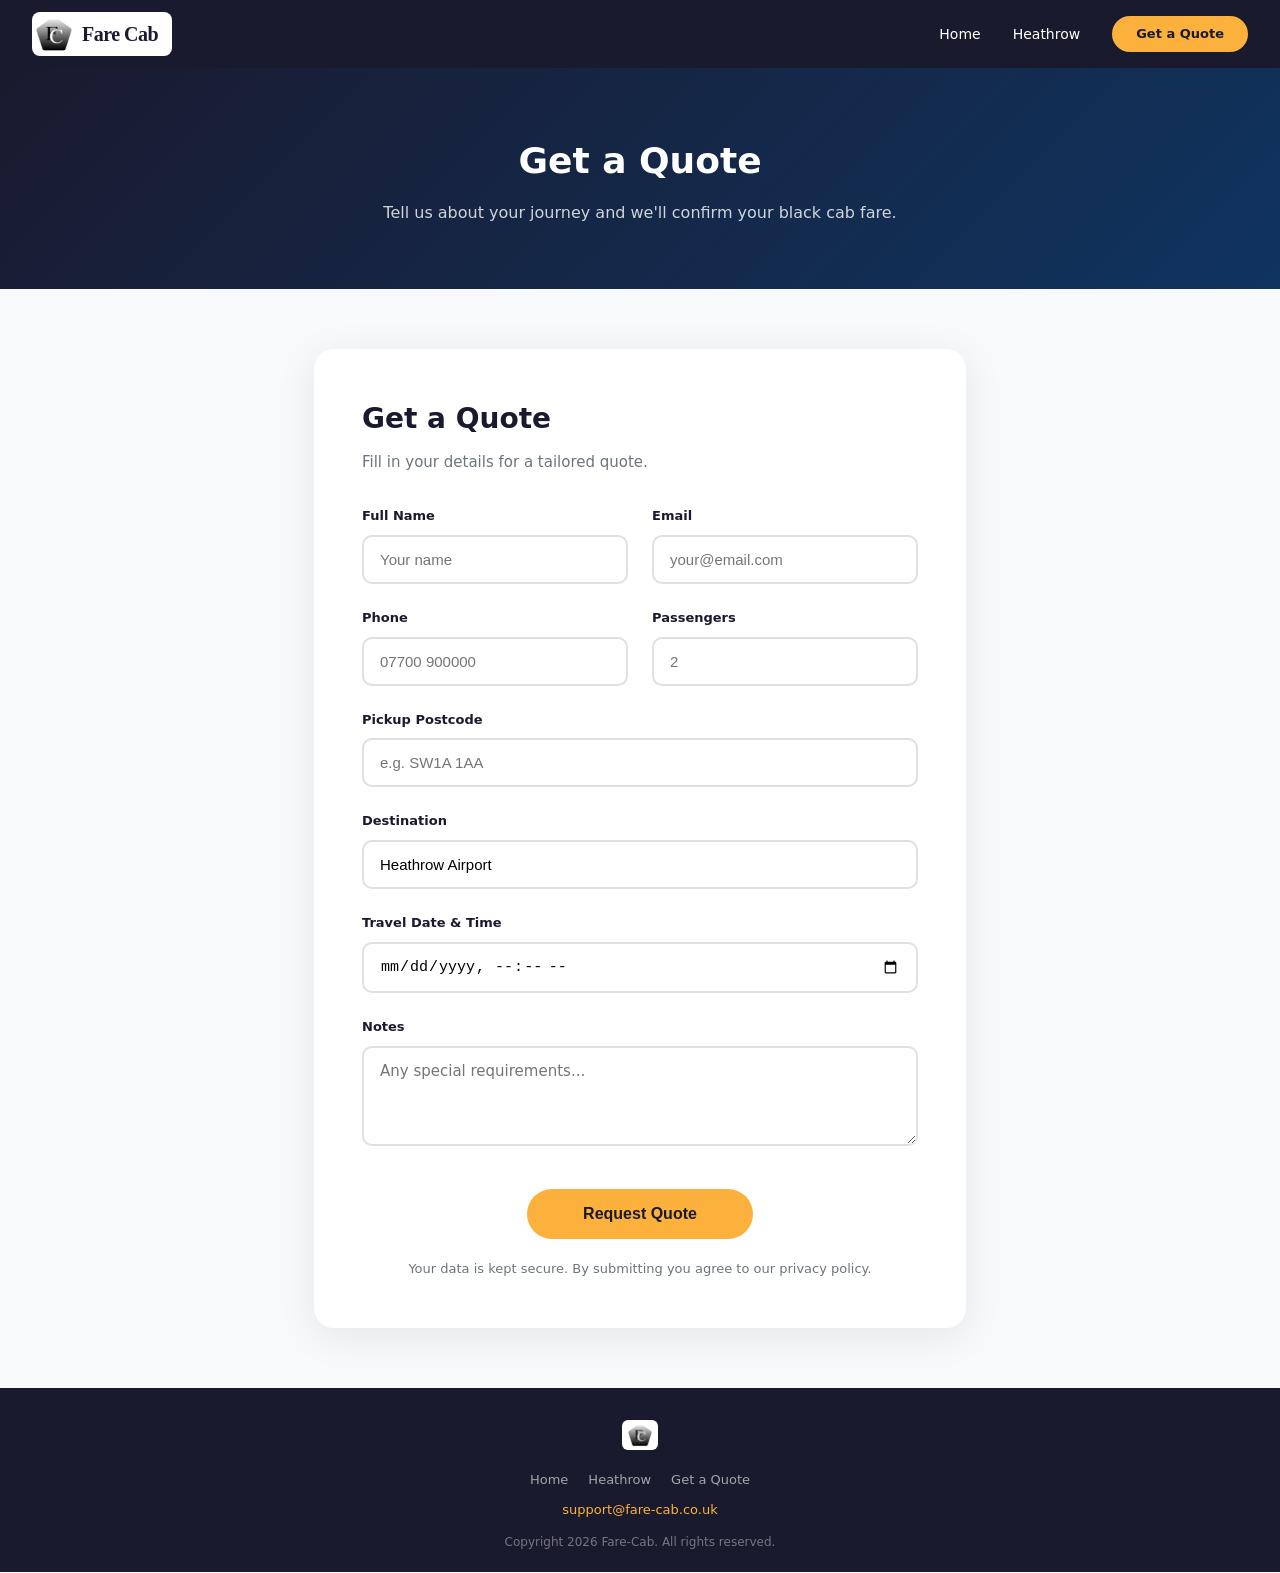
<file: quote.html>
<!DOCTYPE html>
<html lang="en">
<head>
    <meta charset="UTF-8">
    <meta name="viewport" content="width=device-width, initial-scale=1.0">
    <link rel="icon" type="image/png" href="favicon-48.png" sizes="48x48"><link rel="icon" type="image/png" href="favicon-96.png" sizes="96x96"><link rel="icon" type="image/x-icon" href="favicon.ico" sizes="48x48">
    <title>Get a Quote | Fare-Cab</title>
    <style>* { margin: 0; padding: 0; box-sizing: border-box; } body { font-family: 'Segoe UI', system-ui, -apple-system, sans-serif; color: #2d2d2d; line-height: 1.6; background: #f8f9fa; }
html { scroll-behavior: smooth; }
@keyframes pf-fade-up { from { opacity: 0; transform: translateY(18px); } to { opacity: 1; transform: translateY(0); } }
@keyframes pf-float { 0%,100% { transform: translateY(0); } 50% { transform: translateY(-10px); } }
.hero-anim { animation: pf-fade-up .7s ease both; }
.hero-anim-1 { animation: pf-fade-up .7s ease .1s both; }
.hero-anim-2 { animation: pf-fade-up .7s ease .2s both; }
.hero-anim-3 { animation: pf-fade-up .7s ease .3s both; }
.hero-cab { animation: pf-float 6s ease-in-out infinite; }
.feature-card { transition: transform .3s ease, box-shadow .3s ease; }
.feature-card:hover { transform: translateY(-6px); box-shadow: 0 18px 44px rgba(0,0,0,0.14) !important; }
.hero-inner { display: flex; align-items: center; gap: 48px; max-width: 1100px; margin: 0 auto; text-align: left; }
.hero-text { flex: 1; min-width: 0; }
.hero-visual { flex: 1; min-width: 0; display: flex; justify-content: center; }
.hero-cab { width: 100%; max-width: 460px; height: auto; display: block; filter: drop-shadow(0 24px 40px rgba(0,0,0,0.45)); }
.hero-stats { display: flex; gap: 40px; margin-top: 36px; flex-wrap: wrap; }
.hero-stat { text-align: left; }
.hero-stat b { display: block; font-size: 26px; color: #fff; line-height: 1.1; }
.hero-stat span { font-size: 12px; color: rgba(255,255,255,0.65); text-transform: uppercase; letter-spacing: 1px; }
.features-grid { display: grid; grid-template-columns: repeat(4, 1fr); gap: 20px; margin-top: 40px; }
.steps-grid { display: grid; grid-template-columns: repeat(3, 1fr); gap: 20px; margin-top: 40px; }
.step-num { width: 40px; height: 40px; border-radius: 50%; background: #fbb13c; color: #1a1a2e; display: flex; align-items: center; justify-content: center; font-size: 17px; font-weight: 800; margin-bottom: 14px; }
@media (max-width: 768px) {
.nav-links { display: none; flex-direction: column; position: absolute; top: 64px; left: 0; right: 0; background: #1a1a2e; padding: 20px; gap: 20px; z-index: 1000; }
.nav-links.open { display: flex; }
.nav-toggle { display: block; }
.nav-toggle span { display: block; width: 24px; height: 3px; background: #ffffff; margin: 5px 0; border-radius: 2px; transition: all .3s; }
.hero-title { font-size: 28px !important; }
.hero-sub { font-size: 15px !important; }
.hero-inner { flex-direction: column; text-align: center; gap: 24px; }
.hero-stats { justify-content: center; }
.hero-stat { text-align: center; }
.hero-visual { order: -1; }
.hero-cab { max-width: 300px; }
.lookup-card { padding: 28px 20px !important; }
.lookup-row { flex-direction: column !important; }
.quote-card { padding: 28px 20px !important; }
.quote-grid { grid-template-columns: 1fr !important; }
.fares-table-wrap { overflow-x: auto !important; }
.features-grid { grid-template-columns: 1fr; }
.steps-grid { grid-template-columns: 1fr; }
}
@media (min-width: 769px) {
.nav-toggle { display: none; }
.nav-links { display: flex !important; gap: 32px; align-items: center; }
}
</style>
<style>.pf-1a887385 { padding: 60px 24px; max-width: 800px; margin: 0 auto; } 
.pf-fbf5e10d { background: #ffffff; border-radius: 20px; padding: 48px; box-shadow: 0 8px 40px rgba(0,0,0,0.08); } 
.pf-a11581a7 { font-size: 28px; font-weight: 700; color: #1a1a2e; margin-bottom: 8px; } 
.pf-2b8de749 { font-size: 15px; color: #6c757d; margin-bottom: 32px; } 
.pf-f66cd36b { font-size: 14px; font-weight: 600; color: #1a1a2e; display: block; margin-bottom: 8px; } 
.pf-32fd1089 { flex: 1; padding: 14px 20px; border: 2px solid #e0e0e0; border-radius: 12px; font-size: 18px; font-weight: 600; outline: none; transition: border-color 0.3s; text-transform: uppercase; } .pf-32fd1089:focus { border-color: #fbb13c; }
.pf-b61d4ce0 { background: #fbb13c; color: #1a1a2e; border: none; padding: 14px 28px; border-radius: 12px; font-size: 15px; font-weight: 700; cursor: pointer; white-space: nowrap; transition: background 0.3s; } .pf-b61d4ce0:hover { background: #e89f2c; }
.pf-0d9a05da { margin-top: 32px; padding: 24px; border-radius: 12px; display: none; } 
.pf-a89e6ad7 { background: linear-gradient(135deg, #1a1a2e 0%, #0f3460 100%); padding: 80px 24px; position: relative; overflow: hidden; } 
.pf-3214c50f { font-size: 44px; font-weight: 800; color: #ffffff; max-width: 620px; margin-bottom: 16px; line-height: 1.15; } 
.pf-dd5c6552 { font-size: 17px; color: rgba(255,255,255,0.8); max-width: 500px; margin-bottom: 32px; } 
.pf-6a60cdab { display: inline-block; background: #fbb13c; color: #1a1a2e; padding: 14px 36px; border-radius: 50px; font-size: 16px; font-weight: 700; text-decoration: none; transition: background 0.3s, transform 0.3s; } .pf-6a60cdab:hover { background: #e89f2c; transform: translateY(-2px); }
.pf-8ad35a76 { display: inline-block; border: 1px solid rgba(255,255,255,0.5); color: #ffffff; padding: 14px 36px; border-radius: 50px; font-size: 16px; font-weight: 700; text-decoration: none; margin-left: 12px; transition: background 0.3s, transform 0.3s; } .pf-8ad35a76:hover { background: rgba(255,255,255,0.12); transform: translateY(-2px); }
.pf-d7e0ca94 { display: inline-block; background: rgba(255,255,255,0.12); border: 1px solid rgba(255,255,255,0.25); color: #fff; padding: 8px 20px; border-radius: 50px; font-size: 13px; font-weight: 600; margin-bottom: 24px; } 
.pf-e3d994bc { display: flex; flex-wrap: wrap; gap: 12px; } 
.pf-803f03e2 { padding: 72px 24px; max-width: 1100px; margin: 0 auto; } 
.pf-63607bf8 { font-size: 32px; font-weight: 800; color: #1a1a2e; text-align: center; margin-bottom: 10px; } 
.pf-aa7de39e { font-size: 15px; color: #6c757d; text-align: center; max-width: 520px; margin: 0 auto 8px; } 
.pf-a170e3dc { background: #ffffff; border-radius: 16px; padding: 28px 24px; box-shadow: 0 4px 24px rgba(0,0,0,0.06); } 
.pf-1e330eb0 { width: 44px; height: 44px; border-radius: 12px; background: #fdf1dc; display: flex; align-items: center; justify-content: center; margin-bottom: 16px; } 
.pf-4a0d4aaf { font-size: 17px; font-weight: 700; color: #1a1a2e; margin-bottom: 8px; } 
.pf-b612beab { font-size: 14px; color: #6c757d; line-height: 1.6; } 
.pf-7dc7b6e9 { padding: 56px 24px 88px; max-width: 1100px; margin: 0 auto; } 
.pf-78eaae21 { background: #1a1a2e; padding: 12px 32px; display: flex; align-items: center; justify-content: space-between; position: relative; } 
.pf-ad678292 { background: #ffffff; border-radius: 8px; padding: 4px 14px 4px 4px; display: inline-flex; align-items: center; gap: 10px; text-decoration: none; } 
.pf-19cdc2f0 { height: 36px; width: auto; display: block; } 
.pf-db6f24de { font-family: 'Times New Roman', Times, serif; font-size: 20px; font-weight: 700; color: #1a1a2e; letter-spacing: -0.5px; } 
.pf-ea7c2ae4 { color: #ffffff; font-size: 14px; font-weight: 500; padding: 8px 0; text-decoration: none; transition: color 0.3s; } .pf-ea7c2ae4:hover { color: #fbb13c; }
.pf-c672b7ba { color: #fbb13c; font-size: 14px; font-weight: 500; padding: 8px 0; text-decoration: none; } 
.pf-2a8c8ec6 { background: #fbb13c; color: #1a1a2e; padding: 8px 24px; border-radius: 50px; font-size: 13px; font-weight: 700; text-decoration: none; transition: background 0.3s; } .pf-2a8c8ec6:hover { background: #e89f2c; }
.pf-df01ed4a { background: #1a1a2e; color: #ffffff; padding: 32px 24px 20px; text-align: center; } 
.pf-5fcde384 { background: #ffffff; border-radius: 6px; padding: 3px 6px; display: inline-flex; align-items: center; margin-bottom: 8px; } 
.pf-787fdebc { height: 24px; width: auto; display: block; } 
.pf-9a309d29 { color: rgba(255,255,255,0.6); font-size: 13px; text-decoration: none; margin: 0 10px; transition: color 0.3s; } .pf-9a309d29:hover { color: #fbb13c; }
.pf-4c29e774 { font-size: 12px; color: rgba(255,255,255,0.4); margin-top: 12px; } 
.pf-9d543ee9 { background: linear-gradient(135deg, #1a1a2e 0%, #0f3460 100%); padding: 64px 24px; text-align: center; } 
.pf-85199119 { font-size: 36px; font-weight: 800; color: #ffffff; margin-bottom: 10px; } 
.pf-ae340e4d { font-size: 16px; color: rgba(255,255,255,0.8); max-width: 560px; margin: 0 auto; } 
.pf-199b994a { background: #ffffff; border-radius: 16px; overflow-x: auto; box-shadow: 0 4px 24px rgba(0,0,0,0.06); } 
.pf-9bdaa2aa { width: 100%; border-collapse: collapse; min-width: 300px; } 
.pf-ae51d6bd { background: #1a1a2e; color: #ffffff; padding: 12px 16px; text-align: left; font-size: 13px; font-weight: 600; } 
.pf-88255b17 { padding: 10px 16px; border-bottom: 1px solid #e9ecef; font-size: 13px; } 
.pf-e806d685 { background: #f8f9fa; padding: 10px 16px; border-bottom: 1px solid #e9ecef; font-size: 13px; } 
.pf-91fd3d34 { font-weight: 700; color: #1a1a2e; } 
.pf-0c81e664 { padding: 60px 24px; max-width: 700px; margin: 0 auto; } 
.pf-b7025fac { display: grid; grid-template-columns: 1fr 1fr; gap: 24px; } 
.pf-4d57512a { grid-column: 1 / -1; } 
.pf-2f71fce5 { display: block; font-size: 13px; font-weight: 600; color: #1a1a2e; margin-bottom: 8px; } 
.pf-848f0d38 { width: 100%; padding: 14px 16px; border: 2px solid #e0e0e0; border-radius: 10px; font-size: 15px; outline: none; transition: border-color 0.3s; } .pf-848f0d38:focus { border-color: #fbb13c; }
.pf-75df41b5 { width: 100%; padding: 14px 16px; border: 2px solid #e0e0e0; border-radius: 10px; font-size: 15px; outline: none; resize: vertical; min-height: 100px; font-family: inherit; } .pf-75df41b5:focus { border-color: #fbb13c; }
.pf-586da849 { background: #fbb13c; color: #1a1a2e; border: none; padding: 16px 56px; border-radius: 50px; font-size: 16px; font-weight: 700; cursor: pointer; transition: background 0.3s; } .pf-586da849:hover { background: #e89f2c; }
.pf-5b940bf6 { display: none; background: #d4edda; color: #155724; padding: 24px; border-radius: 12px; margin-top: 32px; text-align: center; } 
.pf-45faabdf { display: none; background: #f8d7da; color: #721c24; padding: 24px; border-radius: 12px; margin-top: 32px; text-align: center; } 
.pf-7a67f3f0 { text-align: center; font-size: 13px; color: #6c757d; margin-top: 20px; } </style>
</head>
<body>
    
    <script>
    function toggleNav() {
        document.getElementById('nav-links').classList.toggle('open');
    }
    </script>
    <nav class="pf-78eaae21"><a href="index.html" class="pf-ad678292"><img src="logo.png" alt="Fare-Cab" class="pf-19cdc2f0" /><span class="pf-db6f24de">Fare Cab</span></a><div class="nav-toggle" onclick="toggleNav()"><span></span><span></span><span></span></div><div id="nav-links" class="nav-links"><a href="index.html" class="pf-ea7c2ae4">Home</a><a href="heathrow.html" class="pf-ea7c2ae4">Heathrow</a><a href="quote.html" class="pf-2a8c8ec6">Get a Quote</a></div></nav><section class="pf-9d543ee9"><h1 class="pf-85199119 hero-anim">Get a Quote</h1><p class="pf-ae340e4d hero-anim-1">Tell us about your journey and we&#x27;ll confirm your black cab fare.</p></section><section class="pf-0c81e664">
                <script>
                async function submitQuote(e) {
                e.preventDefault();
                var f=document.getElementById('qf'),b=f.querySelector('button[type=submit]'),
                    s=document.getElementById('qs'),er=document.getElementById('qerr');
                b.disabled=true; b.textContent='Sending...';
                try {
                    var r=await fetch('https://formspree.io/f/mwvgrlde',{
                        method:'POST',headers:{'Content-Type':'application/json','Accept':'application/json'},
                        body:JSON.stringify({
                            name:document.getElementById('qn').value,email:document.getElementById('qemail').value,
                            phone:document.getElementById('qp').value,passengers:document.getElementById('qpa').value,
                            pickup:document.getElementById('qpu').value,destination:document.getElementById('qd').value,
                            date:document.getElementById('qdt').value,message:document.getElementById('qm').value
                        })
                    });
                    if(r.ok){s.style.display='block';er.style.display='none';f.reset();}
                    else{er.style.display='block';s.style.display='none';}
                }catch(e){er.style.display='block';s.style.display='none';}
                b.disabled=false; b.textContent='Request Quote';
                s.scrollIntoView({behavior:'smooth'});
            }
            </script>
            <div class="pf-fbf5e10d quote-card"><h2 class="pf-a11581a7">Get a Quote</h2><p class="pf-2b8de749">Fill in your details for a tailored quote.</p><form id="qf" onsubmit="submitQuote(event)"><div class="pf-b7025fac quote-grid"><div><label class="pf-2f71fce5" for="qn">Full Name</label><input type="text" id="qn" class="pf-848f0d38" placeholder="Your name" required="required" /></div><div><label class="pf-2f71fce5" for="qemail">Email</label><input type="email" id="qemail" class="pf-848f0d38" placeholder="your@email.com" required="required" /></div><div><label class="pf-2f71fce5" for="qp">Phone</label><input type="tel" id="qp" class="pf-848f0d38" placeholder="07700 900000" /></div><div><label class="pf-2f71fce5" for="qpa">Passengers</label><input type="number" id="qpa" class="pf-848f0d38" placeholder="2" min="1" max="8" /></div><div class="pf-4d57512a"><label class="pf-2f71fce5" for="qpu">Pickup Postcode</label><input type="text" id="qpu" class="pf-848f0d38" placeholder="e.g. SW1A 1AA" required="required" /></div><div class="pf-4d57512a"><label class="pf-2f71fce5" for="qd">Destination</label><input type="text" id="qd" class="pf-848f0d38" placeholder="e.g. Heathrow Airport, T5" value="Heathrow Airport" /></div><div class="pf-4d57512a"><label class="pf-2f71fce5" for="qdt">Travel Date &amp; Time</label><input type="datetime-local" id="qdt" class="pf-848f0d38" /></div><div class="pf-4d57512a"><label class="pf-2f71fce5" for="qm">Notes</label><textarea id="qm" class="pf-75df41b5" placeholder="Any special requirements..."></textarea></div></div><div style="text-align: center; margin-top: 36px;"><button type="submit" class="pf-586da849">Request Quote</button></div><div id="qs" class="pf-5b940bf6">Thank you! We&#x27;ll be in touch shortly.</div><div id="qerr" class="pf-45faabdf">Something went wrong. Email us at &lt;a href=&quot;mailto:support@fare-cab.co.uk&quot; style=&quot;color:#721c24;font-weight:700;text-decoration:underline&quot;&gt;support@fare-cab.co.uk&lt;/a&gt;.</div><p class="pf-7a67f3f0">Your data is kept secure. By submitting you agree to our privacy policy.</p></form></div></section><footer class="pf-df01ed4a"><div class="pf-5fcde384"><img src="logo.png" alt="Fare-Cab" class="pf-787fdebc" /></div><div style="margin-top: 8px;"><a href="index.html" class="pf-9a309d29">Home</a><a href="heathrow.html" class="pf-9a309d29">Heathrow</a><a href="quote.html" class="pf-9a309d29">Get a Quote</a></div><p style="margin-top: 8px; font-size: 13px; color: rgba(255,255,255,0.6);"><a href="mailto:support@fare-cab.co.uk" style="color: #fbb13c; text-decoration: none;">support@fare-cab.co.uk</a></p><p class="pf-4c29e774">Copyright 2026 Fare-Cab. All rights reserved.</p></footer>
    
</body>
</html>
</file>
